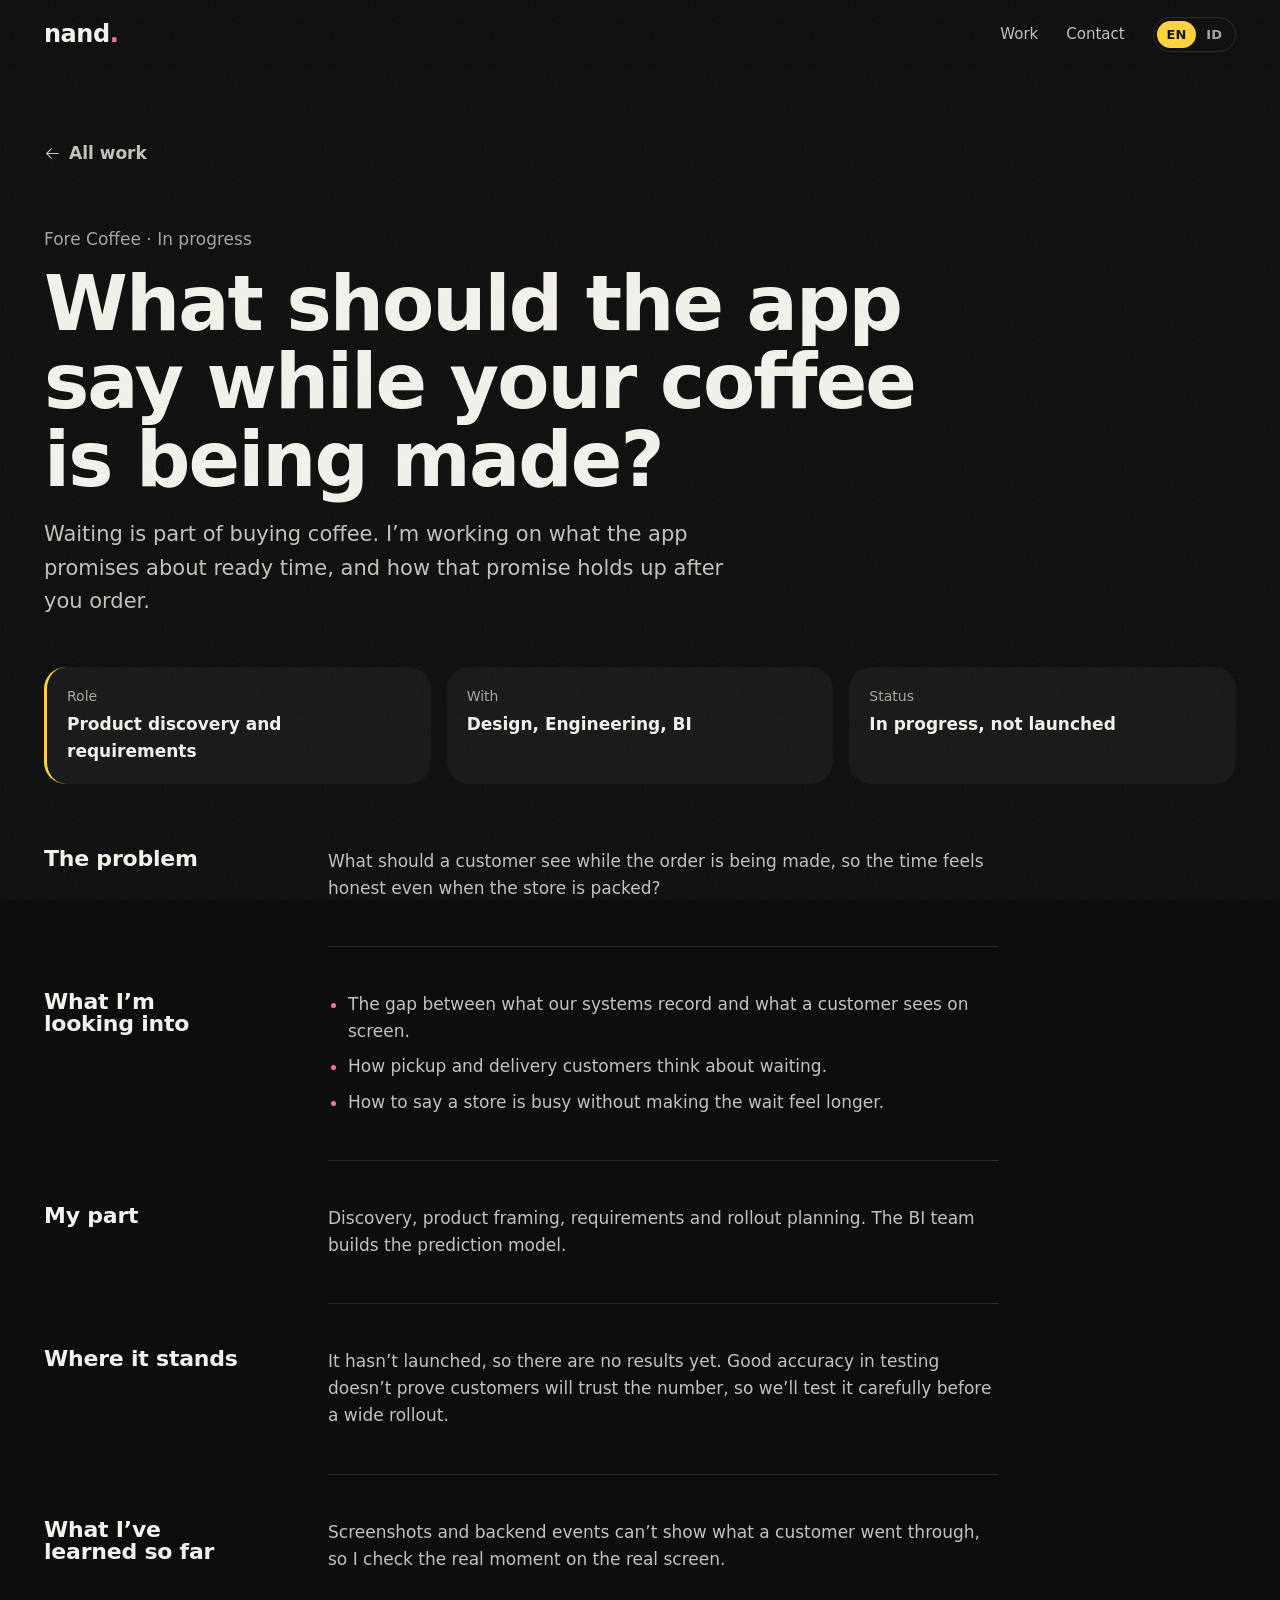
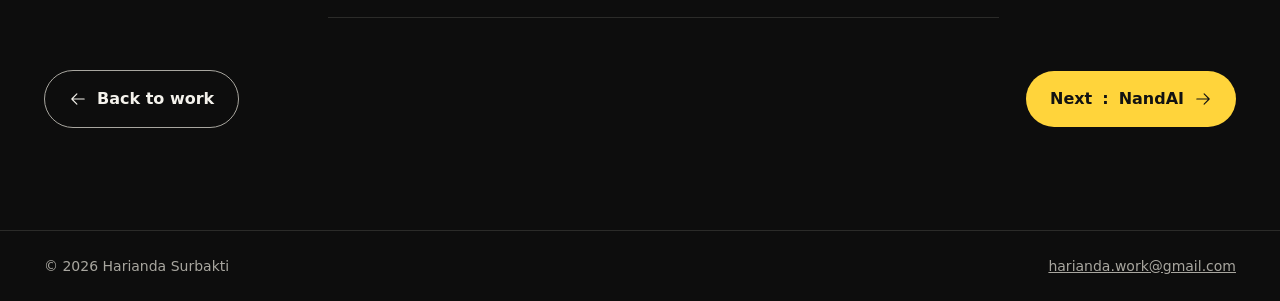
<file: work/eta.html>
<!doctype html>
<html lang="en">
<head>
  <meta charset="utf-8">
  <meta name="viewport" content="width=device-width, initial-scale=1, viewport-fit=cover">
  <title>What should the app say while your coffee is being made? · Nand</title>
  <meta name="description" content="Fore Coffee: customer-facing ready-time experience. Work in progress.">
  <meta name="theme-color" content="#0e0e0e">
  <link rel="icon" href="data:image/svg+xml,%3Csvg xmlns=%22http://www.w3.org/2000/svg%22 viewBox=%220 0 64 64%22%3E%3Crect width=%2264%22 height=%2264%22 rx=%2214%22 fill=%22%230e0e0e%22/%3E%3Ctext x=%2212%22 y=%2246%22 font-family=%22Arial Black,Arial%22 font-weight=%22900%22 font-size=%2240%22 fill=%22%23ffd43b%22%3En%3C/text%3E%3Ccircle cx=%2250%22 cy=%2242%22 r=%225%22 fill=%22%23ff6fae%22/%3E%3C/svg%3E">
  <link rel="preconnect" href="https://api.fontshare.com" crossorigin>
  <link rel="preconnect" href="https://cdn.fontshare.com" crossorigin>
  <link rel="preload" as="style" href="https://api.fontshare.com/v2/css?f[]=cabinet-grotesk@700,800&f[]=satoshi@400,500,700&display=swap" onload="this.onload=null;this.rel='stylesheet'">
  <noscript><link rel="stylesheet" href="https://api.fontshare.com/v2/css?f[]=cabinet-grotesk@700,800&f[]=satoshi@400,500,700&display=swap"></noscript>
  <link rel="stylesheet" href="../assets/styles.css?v=10">
  <script>document.documentElement.classList.add("js")</script>
</head>
<body>
  <a class="skip" href="#main" data-i18n="skip">Skip to content</a>
  <header class="nav is-stuck">
    <div class="wrap">
      <a class="brand" href="../index.html" aria-label="Nand, home">nand<span>.</span></a>
      <div class="nav-right">
        <nav aria-label="Sections"><ul>
          <li><a class="link" href="../index.html#work" data-i18n="nav.mix">Work</a></li>
          <li><a class="link" href="../index.html#contact" data-i18n="nav.contact">Contact</a></li>
        </ul></nav>
        <div class="lang" role="group" aria-label="Language">
          <button type="button" data-lang="en" aria-pressed="true">EN</button>
          <button type="button" data-lang="id" aria-pressed="false">ID</button>
        </div>
      </div>
    </div>
  </header>
  <main id="main" class="case-page">
    <div class="wrap">
      <a class="back" href="../index.html#work"><i class="ph ph-arrow-left" aria-hidden="true"></i> <span data-i18n="back">All work</span></a>
      <div class="case-head">
        <div class="meta"><span data-i18n="k3">Fore Coffee · In progress</span></div>
        <h1><span data-i18n="k1">What should the app say while your coffee is being made?</span></h1>
        <p class="sum"><span data-i18n="k2">Waiting is part of buying coffee. I’m working on what the app promises about ready time, and how that promise holds up after you order.</span></p>
      </div>
      <dl class="case-facts"><div><dt data-i18n="k4">Role</dt><dd data-i18n="k5">Product discovery and requirements</dd></div><div><dt data-i18n="k6">With</dt><dd data-i18n="k7">Design, Engineering, BI</dd></div><div><dt data-i18n="k8">Status</dt><dd data-i18n="k9">In progress, not launched</dd></div></dl>
      <div class="case-body">
        <h2 data-i18n="k10">The problem</h2>
        <div class="text"><div data-i18n="k11"><p>What should a customer see while the order is being made, so the time feels honest even when the store is packed?</p></div></div>
        <h2 data-i18n="k12">What I’m looking into</h2>
        <div class="text"><div data-i18n="k13"><ul><li>The gap between what our systems record and what a customer sees on screen.</li><li>How pickup and delivery customers think about waiting.</li><li>How to say a store is busy without making the wait feel longer.</li></ul></div></div>
        <h2 data-i18n="k14">My part</h2>
        <div class="text"><div data-i18n="k15"><p>Discovery, product framing, requirements and rollout planning. The BI team builds the prediction model.</p></div></div>
        <h2 data-i18n="k16">Where it stands</h2>
        <div class="text"><div data-i18n="k17"><p>It hasn’t launched, so there are no results yet. Good accuracy in testing doesn’t prove customers will trust the number, so we’ll test it carefully before a wide rollout.</p></div></div>
        <h2 data-i18n="k18">What I’ve learned so far</h2>
        <div class="text"><div data-i18n="k19"><p>Screenshots and backend events can’t show what a customer went through, so I check the real moment on the real screen.</p></div></div>
      </div>
      <div class="next-case">
        <a class="btn btn-ghost" href="../index.html#work"><i class="ph ph-arrow-left" aria-hidden="true"></i> <span data-i18n="back2">Back to work</span></a>
        <a class="btn btn-primary" href="nandai.html"><span data-i18n="next">Next</span>: <span data-i18n="k20">NandAI</span> <i class="ph ph-arrow-right" aria-hidden="true"></i></a>
      </div>
    </div>
  </main>
  <footer><div class="wrap"><span>© 2026 Harianda Surbakti</span><a href="mailto:harianda.work@gmail.com">harianda.work@gmail.com</a></div></footer>
  <script type="application/json" id="i18n-id">
{
 "skip": "Langsung ke konten",
 "nav.mix": "Kerjaan",
 "nav.contact": "Kontak",
 "back": "Semua project",
 "back2": "Balik ke project",
 "next": "Berikutnya",
 "doc.title": "Pas kopimu lagi dibikin, app-nya enaknya ngomong apa? · Nand",
 "k1": "Pas kopimu lagi dibikin, app-nya enaknya ngomong apa?",
 "k2": "Nunggu itu bagian dari beli kopi. Aku lagi ngerjain apa yang dijanjiin app soal kapan pesananmu siap, dan gimana janji itu tetap kepegang setelah kamu order.",
 "k3": "Fore Coffee · Lagi digarap",
 "k4": "Peran",
 "k5": "Discovery produk dan requirement",
 "k6": "Bareng",
 "k7": "Desain, Engineering, BI",
 "k8": "Status",
 "k9": "Lagi digarap, belum rilis",
 "k10": "Masalahnya",
 "k11": "<p>Apa yang sebaiknya dilihat customer selama pesanannya dibikin, biar waktunya terasa jujur walaupun store lagi rame?</p>",
 "k12": "Yang lagi aku dalami",
 "k13": "<ul><li>Jarak antara yang dicatat sistem dan yang beneran dilihat customer di layar.</li><li>Cara customer pickup dan delivery mikirin waktu tunggu.</li><li>Cara bilang store lagi rame tanpa bikin nunggunya terasa makin lama.</li></ul>",
 "k14": "Peranku",
 "k15": "<p>Discovery, framing produk, requirement, dan rencana rollout. Model prediksinya dibikin tim BI.</p>",
 "k16": "Posisinya sekarang",
 "k17": "<p>Belum rilis, jadi belum ada hasil yang bisa dilaporin. Akurasi bagus pas testing belum tentu bikin customer percaya sama angkanya, jadi bakal dites pelan-pelan dulu sebelum dirilis luas.</p>",
 "k18": "Yang aku pelajari sejauh ini",
 "k19": "<p>Screenshot atau event di backend nggak bisa nunjukin apa yang dialamin customer, jadi aku cek momen aslinya di layar aslinya.</p>",
 "k20": "NandAI"
}
  </script>
  <script src="../assets/js/i18n.js"></script>
</body>
</html>
</file>
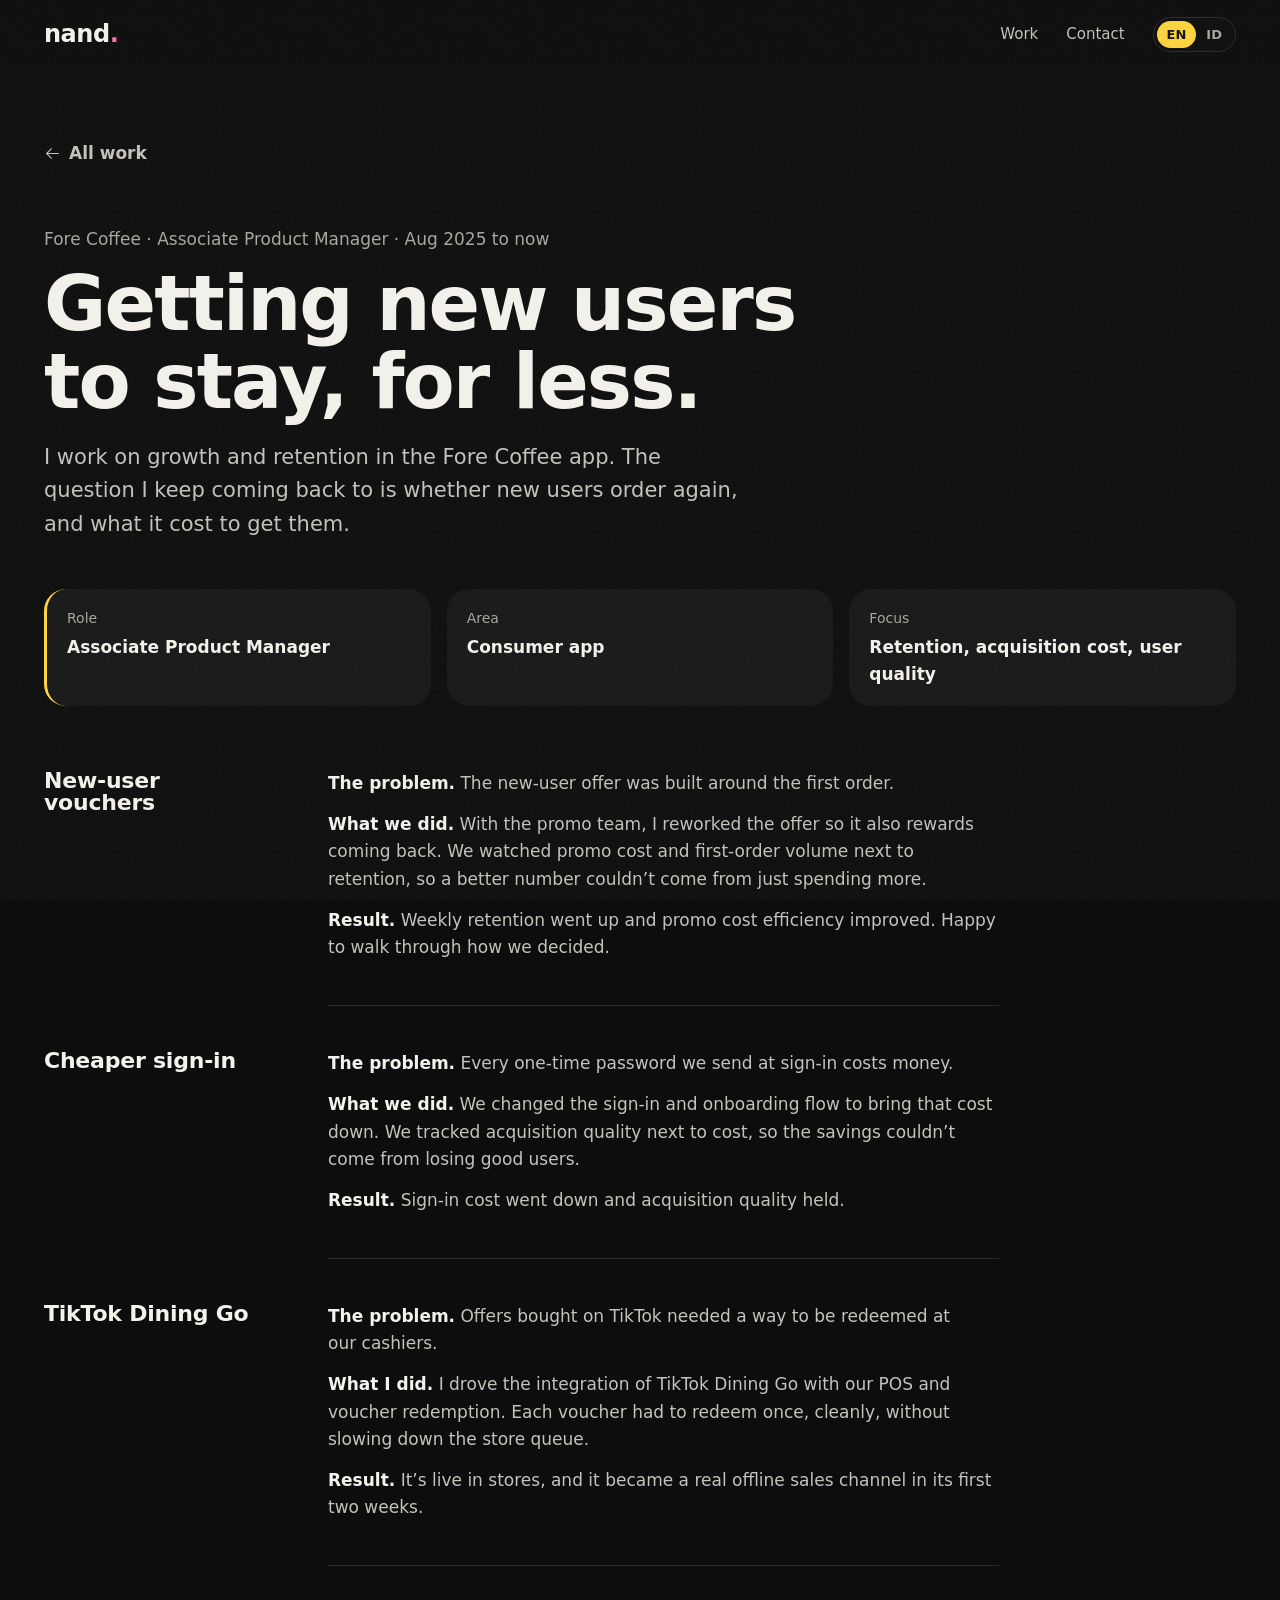
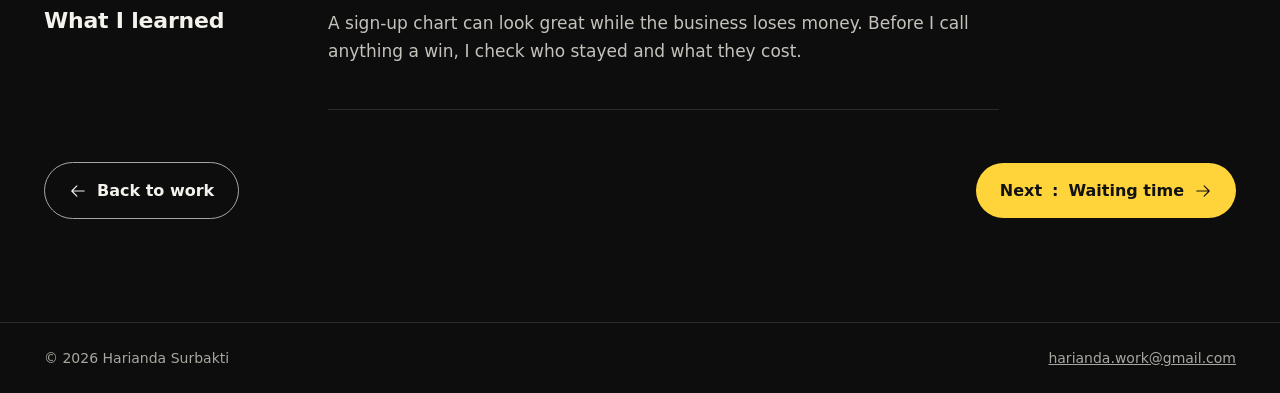
<file: work/fore-growth.html>
<!doctype html>
<html lang="en">
<head>
  <meta charset="utf-8">
  <meta name="viewport" content="width=device-width, initial-scale=1, viewport-fit=cover">
  <title>Getting new users to stay, for less · Nand</title>
  <meta name="description" content="Fore Coffee consumer app: acquisition quality, retention and unit economics.">
  <meta name="theme-color" content="#0e0e0e">
  <link rel="icon" href="data:image/svg+xml,%3Csvg xmlns=%22http://www.w3.org/2000/svg%22 viewBox=%220 0 64 64%22%3E%3Crect width=%2264%22 height=%2264%22 rx=%2214%22 fill=%22%230e0e0e%22/%3E%3Ctext x=%2212%22 y=%2246%22 font-family=%22Arial Black,Arial%22 font-weight=%22900%22 font-size=%2240%22 fill=%22%23ffd43b%22%3En%3C/text%3E%3Ccircle cx=%2250%22 cy=%2242%22 r=%225%22 fill=%22%23ff6fae%22/%3E%3C/svg%3E">
  <link rel="preconnect" href="https://api.fontshare.com" crossorigin>
  <link rel="preconnect" href="https://cdn.fontshare.com" crossorigin>
  <link rel="preload" as="style" href="https://api.fontshare.com/v2/css?f[]=cabinet-grotesk@700,800&f[]=satoshi@400,500,700&display=swap" onload="this.onload=null;this.rel='stylesheet'">
  <noscript><link rel="stylesheet" href="https://api.fontshare.com/v2/css?f[]=cabinet-grotesk@700,800&f[]=satoshi@400,500,700&display=swap"></noscript>
  <link rel="stylesheet" href="../assets/styles.css?v=10">
  <script>document.documentElement.classList.add("js")</script>
</head>
<body>
  <a class="skip" href="#main" data-i18n="skip">Skip to content</a>
  <header class="nav is-stuck">
    <div class="wrap">
      <a class="brand" href="../index.html" aria-label="Nand, home">nand<span>.</span></a>
      <div class="nav-right">
        <nav aria-label="Sections"><ul>
          <li><a class="link" href="../index.html#work" data-i18n="nav.mix">Work</a></li>
          <li><a class="link" href="../index.html#contact" data-i18n="nav.contact">Contact</a></li>
        </ul></nav>
        <div class="lang" role="group" aria-label="Language">
          <button type="button" data-lang="en" aria-pressed="true">EN</button>
          <button type="button" data-lang="id" aria-pressed="false">ID</button>
        </div>
      </div>
    </div>
  </header>
  <main id="main" class="case-page">
    <div class="wrap">
      <a class="back" href="../index.html#work"><i class="ph ph-arrow-left" aria-hidden="true"></i> <span data-i18n="back">All work</span></a>
      <div class="case-head">
        <div class="meta"><span data-i18n="k3">Fore Coffee · Associate Product Manager · Aug 2025 to now</span></div>
        <h1><span data-i18n="k1">Getting new users to stay, for less.</span></h1>
        <p class="sum"><span data-i18n="k2">I work on growth and retention in the Fore Coffee app. The question I keep coming back to is whether new users order again, and what it cost to get them.</span></p>
      </div>
      <dl class="case-facts"><div><dt data-i18n="k4">Role</dt><dd data-i18n="k5">Associate Product Manager</dd></div><div><dt data-i18n="k6">Area</dt><dd data-i18n="k7">Consumer app</dd></div><div><dt data-i18n="k8">Focus</dt><dd data-i18n="k9">Retention, acquisition cost, user quality</dd></div></dl>
      <div class="case-body">
        <h2 data-i18n="k10">New-user vouchers</h2>
        <div class="text"><div data-i18n="k11"><p><strong>The problem.</strong> The new-user offer was built around the first order.</p><p><strong>What we did.</strong> With the promo team, I reworked the offer so it also rewards coming back. We watched promo cost and first-order volume next to retention, so a better number couldn’t come from just spending more.</p><p><strong>Result.</strong> Weekly retention went up and promo cost efficiency improved. Happy to walk through how we decided.</p></div></div>
        <h2 data-i18n="k12">Cheaper sign-in</h2>
        <div class="text"><div data-i18n="k13"><p><strong>The problem.</strong> Every one-time password we send at sign-in costs money.</p><p><strong>What we did.</strong> We changed the sign-in and onboarding flow to bring that cost down. We tracked acquisition quality next to cost, so the savings couldn’t come from losing good users.</p><p><strong>Result.</strong> Sign-in cost went down and acquisition quality held.</p></div></div>
        <h2 data-i18n="k14">TikTok Dining Go</h2>
        <div class="text"><div data-i18n="k15"><p><strong>The problem.</strong> Offers bought on TikTok needed a way to be redeemed at our cashiers.</p><p><strong>What I did.</strong> I drove the integration of TikTok Dining Go with our POS and voucher redemption. Each voucher had to redeem once, cleanly, without slowing down the store queue.</p><p><strong>Result.</strong> It’s live in stores, and it became a real offline sales channel in its first two weeks.</p></div></div>
        <h2 data-i18n="k16">What I learned</h2>
        <div class="text"><div data-i18n="k17"><p>A sign-up chart can look great while the business loses money. Before I call anything a win, I check who stayed and what they cost.</p></div></div>
      </div>
      <div class="next-case">
        <a class="btn btn-ghost" href="../index.html#work"><i class="ph ph-arrow-left" aria-hidden="true"></i> <span data-i18n="back2">Back to work</span></a>
        <a class="btn btn-primary" href="eta.html"><span data-i18n="next">Next</span>: <span data-i18n="k18">Waiting time</span> <i class="ph ph-arrow-right" aria-hidden="true"></i></a>
      </div>
    </div>
  </main>
  <footer><div class="wrap"><span>© 2026 Harianda Surbakti</span><a href="mailto:harianda.work@gmail.com">harianda.work@gmail.com</a></div></footer>
  <script type="application/json" id="i18n-id">
{
 "skip": "Langsung ke konten",
 "nav.mix": "Kerjaan",
 "nav.contact": "Kontak",
 "back": "Semua project",
 "back2": "Balik ke project",
 "next": "Berikutnya",
 "doc.title": "Bikin user baru betah, dengan biaya lebih hemat · Nand",
 "k1": "Bikin user baru betah, dengan biaya lebih hemat.",
 "k2": "Aku pegang growth dan retention di app Fore Coffee. Pertanyaan yang selalu aku balikin adalah user baru order lagi atau nggak, dan berapa biaya buat dapetin mereka.",
 "k3": "Fore Coffee · Associate Product Manager · Agu 2025 sampai sekarang",
 "k4": "Peran",
 "k5": "Associate Product Manager",
 "k6": "Area",
 "k7": "App konsumen",
 "k8": "Fokus",
 "k9": "Retention, biaya akuisisi, kualitas user",
 "k10": "Voucher user baru",
 "k11": "<p><strong>Masalahnya.</strong> Penawaran user baru fokusnya di order pertama.</p><p><strong>Yang kami lakuin.</strong> Bareng tim promo, aku rombak penawarannya supaya juga ngasih alasan buat balik lagi. Biaya promo dan volume order pertama kami pantau bareng retensi, biar angka yang bagus nggak datang dari sekadar bakar duit.</p><p><strong>Hasilnya.</strong> Retensi mingguan naik dan biaya promo jadi lebih efisien. Gimana kami mutusinnya, bisa aku ceritain langsung.</p>",
 "k12": "Login lebih hemat",
 "k13": "<p><strong>Masalahnya.</strong> Tiap OTP yang dikirim pas login itu ada biayanya.</p><p><strong>Yang kami lakuin.</strong> Kami ubah alur login dan onboarding buat nekan biaya itu. Kualitas akuisisi kami pantau bareng biayanya, biar hematnya nggak datang dari kehilangan user yang bagus.</p><p><strong>Hasilnya.</strong> Biaya login turun, dan kualitas akuisisi tetap kejaga.</p>",
 "k14": "TikTok Dining Go",
 "k15": "<p><strong>Masalahnya.</strong> Penawaran yang dibeli di TikTok butuh cara buat dituker di kasir kami.</p><p><strong>Yang aku lakuin.</strong> Aku ngawal integrasi TikTok Dining Go dengan POS dan sistem penukaran voucher kami. Tiap voucher harus kepakai sekali, lancar, dan nggak bikin antrean store jadi lama.</p><p><strong>Hasilnya.</strong> Udah live di store, dan dalam dua minggu pertama langsung jadi channel penjualan offline yang beneran jalan.</p>",
 "k16": "Yang aku pelajari",
 "k17": "<p>Grafik sign-up bisa kelihatan bagus padahal bisnisnya boncos. Sebelum bilang sesuatu berhasil, aku cek dulu siapa yang bertahan dan berapa biayanya.</p>",
 "k18": "Waktu tunggu"
}
  </script>
  <script src="../assets/js/i18n.js"></script>
</body>
</html>
</file>
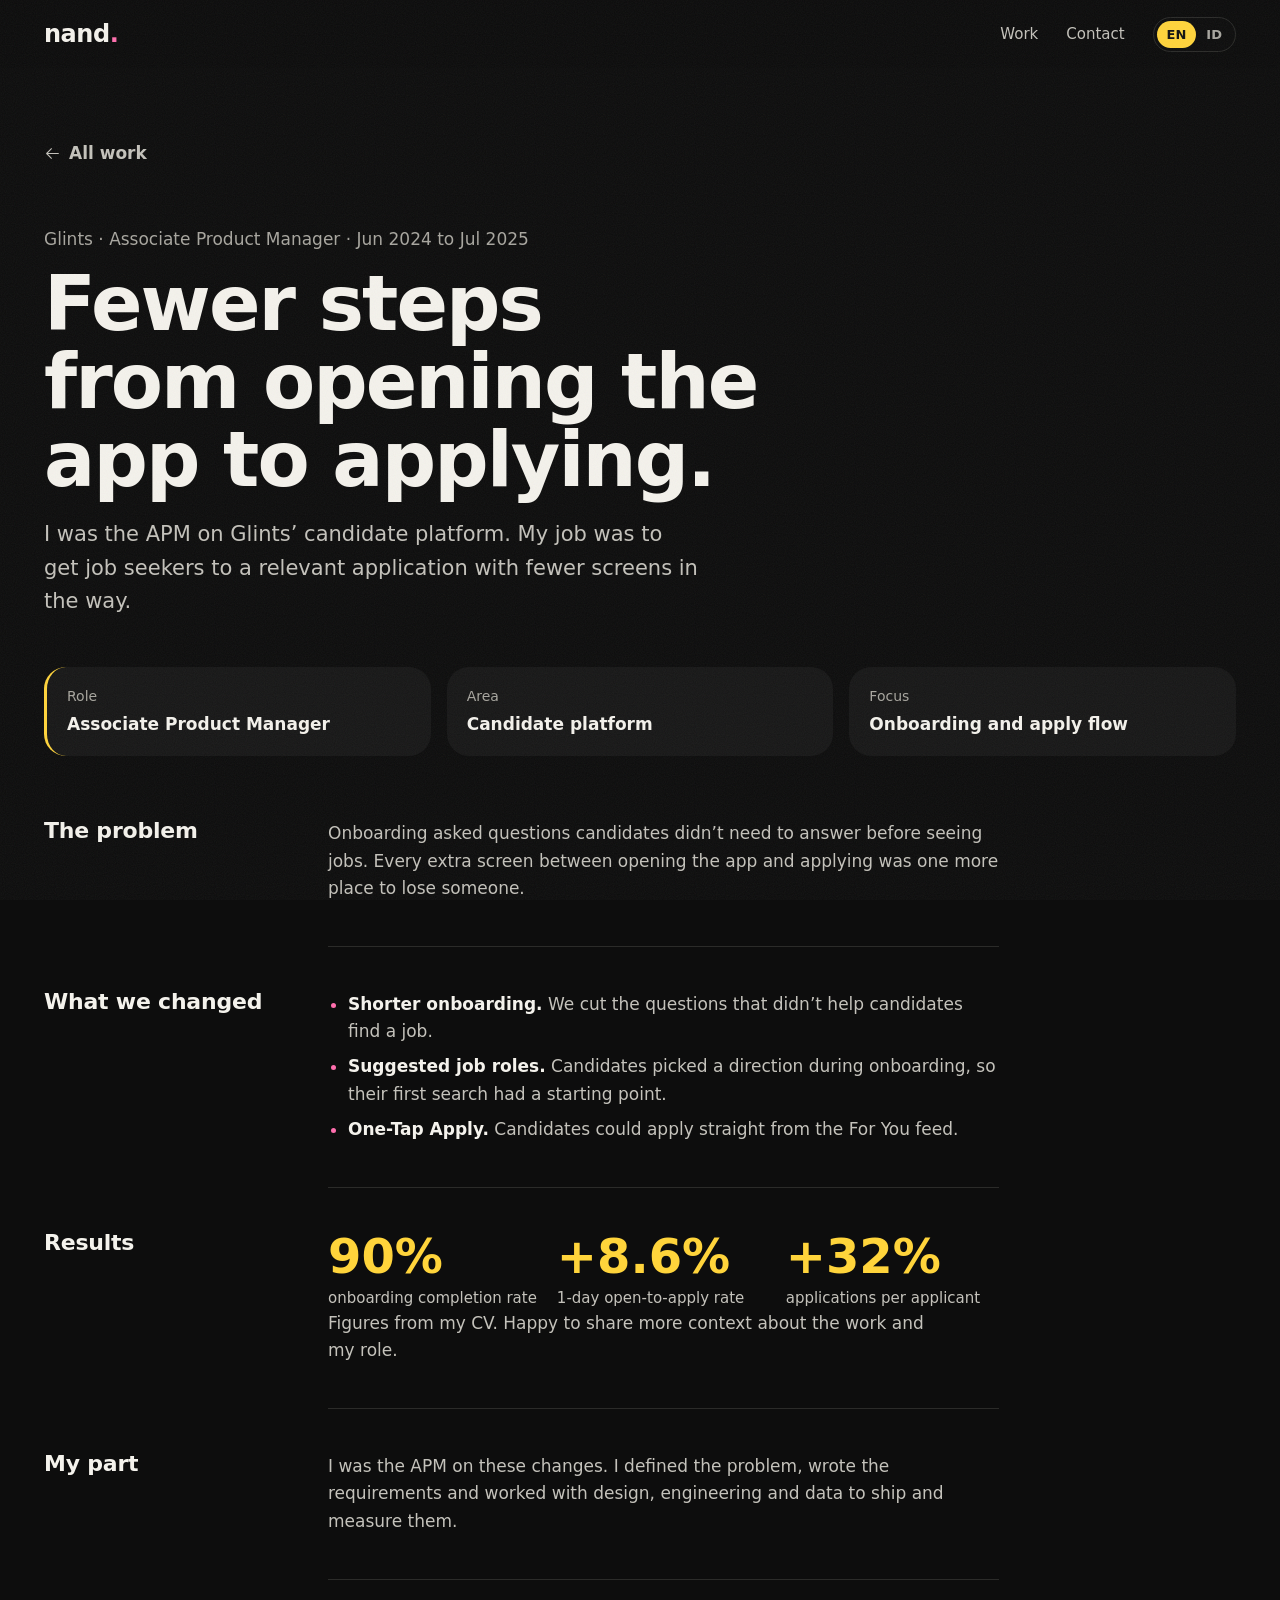
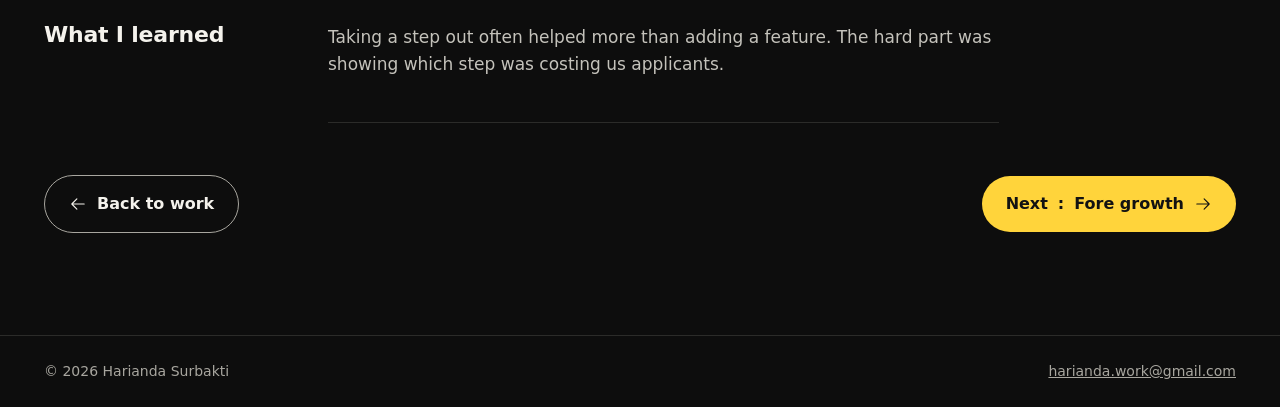
<file: work/glints.html>
<!doctype html>
<html lang="en">
<head>
  <meta charset="utf-8">
  <meta name="viewport" content="width=device-width, initial-scale=1, viewport-fit=cover">
  <title>Fewer steps from opening the app to applying · Nand</title>
  <meta name="description" content="Glints candidate platform: onboarding and apply-flow improvements.">
  <meta name="theme-color" content="#0e0e0e">
  <link rel="icon" href="data:image/svg+xml,%3Csvg xmlns=%22http://www.w3.org/2000/svg%22 viewBox=%220 0 64 64%22%3E%3Crect width=%2264%22 height=%2264%22 rx=%2214%22 fill=%22%230e0e0e%22/%3E%3Ctext x=%2212%22 y=%2246%22 font-family=%22Arial Black,Arial%22 font-weight=%22900%22 font-size=%2240%22 fill=%22%23ffd43b%22%3En%3C/text%3E%3Ccircle cx=%2250%22 cy=%2242%22 r=%225%22 fill=%22%23ff6fae%22/%3E%3C/svg%3E">
  <link rel="preconnect" href="https://api.fontshare.com" crossorigin>
  <link rel="preconnect" href="https://cdn.fontshare.com" crossorigin>
  <link rel="preload" as="style" href="https://api.fontshare.com/v2/css?f[]=cabinet-grotesk@700,800&f[]=satoshi@400,500,700&display=swap" onload="this.onload=null;this.rel='stylesheet'">
  <noscript><link rel="stylesheet" href="https://api.fontshare.com/v2/css?f[]=cabinet-grotesk@700,800&f[]=satoshi@400,500,700&display=swap"></noscript>
  <link rel="stylesheet" href="../assets/styles.css?v=10">
  <script>document.documentElement.classList.add("js")</script>
</head>
<body>
  <a class="skip" href="#main" data-i18n="skip">Skip to content</a>
  <header class="nav is-stuck">
    <div class="wrap">
      <a class="brand" href="../index.html" aria-label="Nand, home">nand<span>.</span></a>
      <div class="nav-right">
        <nav aria-label="Sections"><ul>
          <li><a class="link" href="../index.html#work" data-i18n="nav.mix">Work</a></li>
          <li><a class="link" href="../index.html#contact" data-i18n="nav.contact">Contact</a></li>
        </ul></nav>
        <div class="lang" role="group" aria-label="Language">
          <button type="button" data-lang="en" aria-pressed="true">EN</button>
          <button type="button" data-lang="id" aria-pressed="false">ID</button>
        </div>
      </div>
    </div>
  </header>
  <main id="main" class="case-page">
    <div class="wrap">
      <a class="back" href="../index.html#work"><i class="ph ph-arrow-left" aria-hidden="true"></i> <span data-i18n="back">All work</span></a>
      <div class="case-head">
        <div class="meta"><span data-i18n="k3">Glints · Associate Product Manager · Jun 2024 to Jul 2025</span></div>
        <h1><span data-i18n="k1">Fewer steps from opening the app to applying.</span></h1>
        <p class="sum"><span data-i18n="k2">I was the APM on Glints’ candidate platform. My job was to get job seekers to a relevant application with fewer screens in the way.</span></p>
      </div>
      <dl class="case-facts"><div><dt data-i18n="k4">Role</dt><dd data-i18n="k5">Associate Product Manager</dd></div><div><dt data-i18n="k6">Area</dt><dd data-i18n="k7">Candidate platform</dd></div><div><dt data-i18n="k8">Focus</dt><dd data-i18n="k9">Onboarding and apply flow</dd></div></dl>
      <div class="case-body">
        <h2 data-i18n="k10">The problem</h2>
        <div class="text"><div data-i18n="k11"><p>Onboarding asked questions candidates didn’t need to answer before seeing jobs. Every extra screen between opening the app and applying was one more place to lose someone.</p></div></div>
        <h2 data-i18n="k12">What we changed</h2>
        <div class="text"><div data-i18n="k13"><ul><li><strong>Shorter onboarding.</strong> We cut the questions that didn’t help candidates find a job.</li><li><strong>Suggested job roles.</strong> Candidates picked a direction during onboarding, so their first search had a starting point.</li><li><strong>One-Tap Apply.</strong> Candidates could apply straight from the For You feed.</li></ul></div></div>
        <h2 data-i18n="k14">Results</h2>
        <div class="text"><div data-i18n="k15"><div class="case-stats"><div><b>90%</b><span>onboarding completion rate</span></div><div><b>+8.6%</b><span>1-day open-to-apply rate</span></div><div><b>+32%</b><span>applications per applicant</span></div></div><p>Figures from my CV. Happy to share more context about the work and my role.</p></div></div>
        <h2 data-i18n="k16">My part</h2>
        <div class="text"><div data-i18n="k17"><p>I was the APM on these changes. I defined the problem, wrote the requirements and worked with design, engineering and data to ship and measure them.</p></div></div>
        <h2 data-i18n="k18">What I learned</h2>
        <div class="text"><div data-i18n="k19"><p>Taking a step out often helped more than adding a feature. The hard part was showing which step was costing us applicants.</p></div></div>
      </div>
      <div class="next-case">
        <a class="btn btn-ghost" href="../index.html#work"><i class="ph ph-arrow-left" aria-hidden="true"></i> <span data-i18n="back2">Back to work</span></a>
        <a class="btn btn-primary" href="fore-growth.html"><span data-i18n="next">Next</span>: <span data-i18n="k20">Fore growth</span> <i class="ph ph-arrow-right" aria-hidden="true"></i></a>
      </div>
    </div>
  </main>
  <footer><div class="wrap"><span>© 2026 Harianda Surbakti</span><a href="mailto:harianda.work@gmail.com">harianda.work@gmail.com</a></div></footer>
  <script type="application/json" id="i18n-id">
{
 "skip": "Langsung ke konten",
 "nav.mix": "Kerjaan",
 "nav.contact": "Kontak",
 "back": "Semua project",
 "back2": "Balik ke project",
 "next": "Berikutnya",
 "doc.title": "Lebih sedikit langkah dari buka app sampai ngelamar · Nand",
 "k1": "Lebih sedikit langkah dari buka app sampai ngelamar.",
 "k2": "Di Glints aku APM untuk platform kandidat. Tugasku bikin pencari kerja sampai ke lamaran yang relevan, dengan layar yang ngehalangin sesedikit mungkin.",
 "k3": "Glints · Associate Product Manager · Jun 2024 sampai Jul 2025",
 "k4": "Peran",
 "k5": "Associate Product Manager",
 "k6": "Area",
 "k7": "Platform kandidat",
 "k8": "Fokus",
 "k9": "Onboarding dan alur ngelamar",
 "k10": "Masalahnya",
 "k11": "<p>Onboarding-nya nanyain hal yang belum perlu dijawab kandidat sebelum lihat lowongan. Tiap layar tambahan antara buka app dan ngelamar itu satu kesempatan lagi orang cabut.</p>",
 "k12": "Yang kami ubah",
 "k13": "<ul><li><strong>Onboarding lebih pendek.</strong> Pertanyaan yang nggak bantu kandidat dapet kerja kami buang.</li><li><strong>Saran posisi kerja.</strong> Kandidat milih arah pas onboarding, jadi pencarian pertamanya udah ada pegangan.</li><li><strong>One-Tap Apply.</strong> Kandidat bisa langsung ngelamar dari feed For You.</li></ul>",
 "k14": "Hasil",
 "k15": "<div class=\"case-stats\"><div><b>90%</b><span>onboarding selesai</span></div><div><b>+8.6%</b><span>open-to-apply dalam 1 hari</span></div><div><b>+32%</b><span>lamaran per pelamar</span></div></div><p>Angkanya dari CV-ku. Kalau mau tahu konteks kerjaan dan peranku, aku seneng cerita.</p>",
 "k16": "Peranku",
 "k17": "<p>Aku APM untuk perubahan-perubahan ini. Aku nentuin masalahnya, nulis requirement, dan kerja bareng tim desain, engineering, dan data buat rilis dan ngukur hasilnya.</p>",
 "k18": "Yang aku pelajari",
 "k19": "<p>Buang satu langkah sering lebih ngaruh daripada nambah fitur. Susahnya ada di ngebuktiin langkah mana yang bikin kami kehilangan pelamar.</p>",
 "k20": "Growth di Fore"
}
  </script>
  <script src="../assets/js/i18n.js"></script>
</body>
</html>
</file>
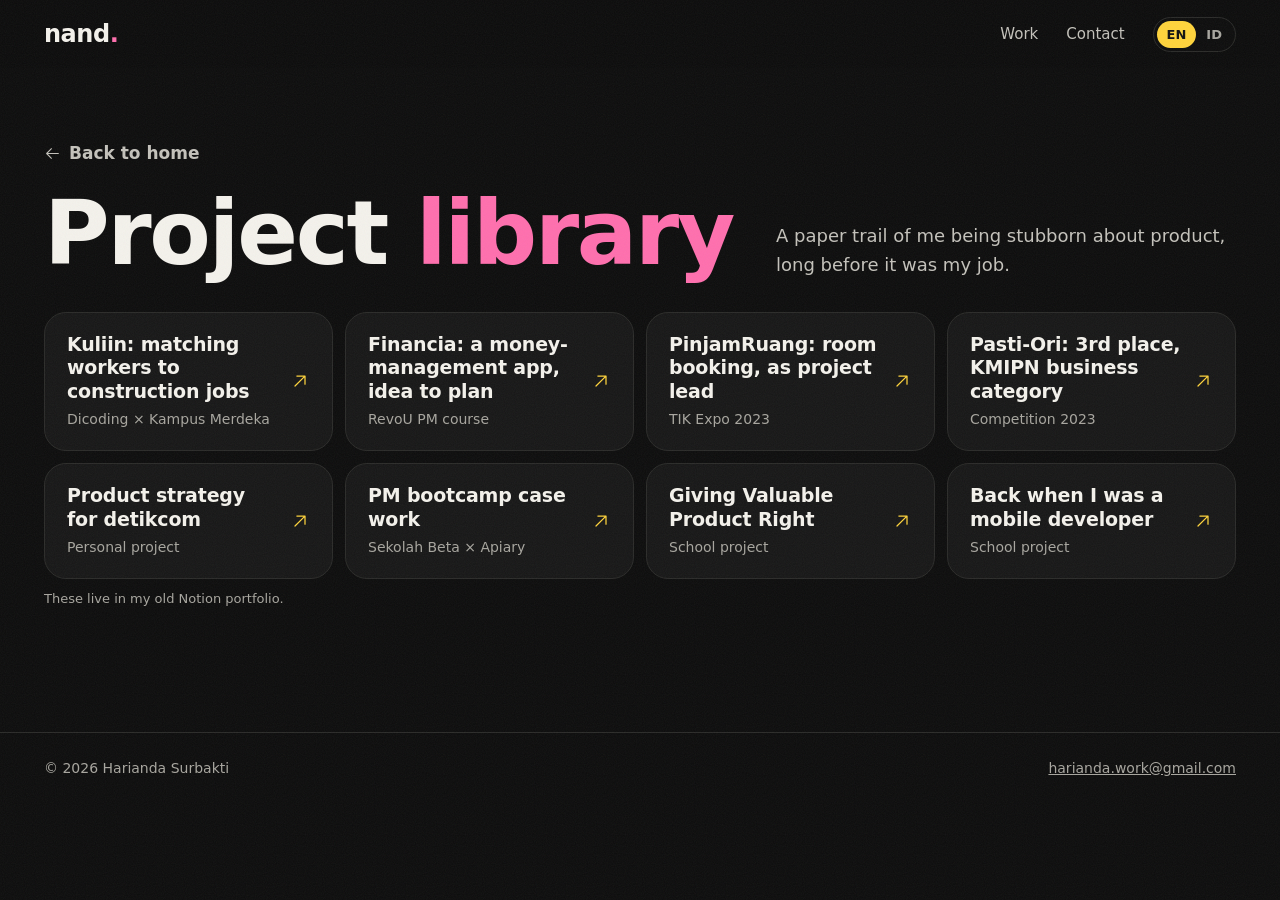
<file: work/library.html>
<!doctype html>
<html lang="en">
<head>
  <meta charset="utf-8">
  <meta name="viewport" content="width=device-width, initial-scale=1, viewport-fit=cover">
  <title>Project library · Nand</title>
  <meta name="description" content="Nand’s early product projects: campus, course and competition work, before his first PM job.">
  <meta name="theme-color" content="#0e0e0e">
  <link rel="icon" href="data:image/svg+xml,%3Csvg xmlns=%22http://www.w3.org/2000/svg%22 viewBox=%220 0 64 64%22%3E%3Crect width=%2264%22 height=%2264%22 rx=%2214%22 fill=%22%230e0e0e%22/%3E%3Ctext x=%2212%22 y=%2246%22 font-family=%22Arial Black,Arial%22 font-weight=%22900%22 font-size=%2240%22 fill=%22%23ffd43b%22%3En%3C/text%3E%3Ccircle cx=%2250%22 cy=%2242%22 r=%225%22 fill=%22%23ff6fae%22/%3E%3C/svg%3E">
  <link rel="preconnect" href="https://api.fontshare.com" crossorigin>
  <link rel="preconnect" href="https://cdn.fontshare.com" crossorigin>
  <link rel="preload" as="style" href="https://api.fontshare.com/v2/css?f[]=cabinet-grotesk@700,800&f[]=satoshi@400,500,700&display=swap" onload="this.onload=null;this.rel='stylesheet'">
  <noscript><link rel="stylesheet" href="https://api.fontshare.com/v2/css?f[]=cabinet-grotesk@700,800&f[]=satoshi@400,500,700&display=swap"></noscript>
  <link rel="stylesheet" href="../assets/styles.css?v=10">
  <script>document.documentElement.classList.add("js")</script>
</head>
<body>
  <a class="skip" href="#main" data-i18n="skip">Skip to content</a>
  <header class="nav is-stuck">
    <div class="wrap">
      <a class="brand" href="../index.html" aria-label="Nand, home">nand<span>.</span></a>
      <div class="nav-right">
        <nav aria-label="Sections"><ul>
          <li><a class="link" href="../index.html#work" data-i18n="nav.mix">Work</a></li>
          <li><a class="link" href="../index.html#contact" data-i18n="nav.contact">Contact</a></li>
        </ul></nav>
        <div class="lang" role="group" aria-label="Language">
          <button type="button" data-lang="en" aria-pressed="true">EN</button>
          <button type="button" data-lang="id" aria-pressed="false">ID</button>
        </div>
      </div>
    </div>
  </header>
    <main id="main" class="case-page lib">
    <div class="wrap">
      <a class="back" href="../index.html#work"><i class="ph ph-arrow-left" aria-hidden="true"></i> <span data-i18n="back">Back to home</span></a>
      <div class="lib-head">
        <h1 data-i18n="h">Project <span class="hl-p">library</span></h1>
        <p class="lib-sub" data-i18n="sub">A paper trail of me being stubborn about product, long before it was my job.</p>
      </div>
      <ul class="lib-grid">
          <li><a href="https://eminent-finch-f94.notion.site/A-User-Centric-Problem-Solving-60960be18e494f6ca1bb4bcb0c6fba04" target="_blank" rel="noopener"><b data-i18n="e1.t">Kuliin: matching workers to construction jobs</b><small data-i18n="e1.w">Dicoding × Kampus Merdeka</small><i class="ph ph-arrow-up-right" aria-hidden="true"></i></a></li>
          <li><a href="https://eminent-finch-f94.notion.site/From-Ideation-to-Execution-2464b73fc23a4cc7bbd9564744193333" target="_blank" rel="noopener"><b data-i18n="e2.t">Financia: a money-management app, idea to plan</b><small data-i18n="e2.w">RevoU PM course</small><i class="ph ph-arrow-up-right" aria-hidden="true"></i></a></li>
          <li><a href="https://eminent-finch-f94.notion.site/Being-Technologist-PM-26d72ba3faa5447d8cdb795cbf6f4907" target="_blank" rel="noopener"><b data-i18n="e3.t">PinjamRuang: room booking, as project lead</b><small data-i18n="e3.w">TIK Expo 2023</small><i class="ph ph-arrow-up-right" aria-hidden="true"></i></a></li>
          <li><a href="https://eminent-finch-f94.notion.site/3rd-Winner-Business-Competition-53f8106b423846209bd845a435ba0f1b" target="_blank" rel="noopener"><b data-i18n="e4.t">Pasti-Ori: 3rd place, KMIPN business category</b><small data-i18n="e4.w">Competition 2023</small><i class="ph ph-arrow-up-right" aria-hidden="true"></i></a></li>
          <li><a href="https://eminent-finch-f94.notion.site/Utilize-the-ecosystem-cf8da84efb58414caeb7f00ecbfc6056" target="_blank" rel="noopener"><b data-i18n="e5.t">Product strategy for detikcom</b><small data-i18n="e5.w">Personal project</small><i class="ph ph-arrow-up-right" aria-hidden="true"></i></a></li>
          <li><a href="https://eminent-finch-f94.notion.site/Enlarge-My-Knowledge-w-Bootcamp-8aac27b0f7f044edb1ee59e00cc443ea" target="_blank" rel="noopener"><b data-i18n="e6.t">PM bootcamp case work</b><small data-i18n="e6.w">Sekolah Beta × Apiary</small><i class="ph ph-arrow-up-right" aria-hidden="true"></i></a></li>
          <li><a href="https://eminent-finch-f94.notion.site/Giving-Valuable-Product-Right-79b81e57c6f04a9fac14a9ad32b8a423" target="_blank" rel="noopener"><b data-i18n="e7.t">Giving Valuable Product Right</b><small data-i18n="e7.w">School project</small><i class="ph ph-arrow-up-right" aria-hidden="true"></i></a></li>
          <li><a href="https://eminent-finch-f94.notion.site/Long-time-ago-as-MobileDev-7cc5a4ce5cd64d768e03023a3cf802f4" target="_blank" rel="noopener"><b data-i18n="e8.t">Back when I was a mobile developer</b><small data-i18n="e8.w">School project</small><i class="ph ph-arrow-up-right" aria-hidden="true"></i></a></li>
        
      </ul>
      <p class="mw-note" data-i18n="early.note">These live in my old Notion portfolio.</p>
    </div>
  </main>
  <footer><div class="wrap"><span>© 2026 Harianda Surbakti</span><a href="mailto:harianda.work@gmail.com">harianda.work@gmail.com</a></div></footer>
  <script type="application/json" id="i18n-id">
{
 "skip": "Langsung ke konten",
 "nav.mix": "Kerjaan",
 "nav.contact": "Kontak",
 "back": "Balik ke beranda",
 "doc.title": "Perpustakaan project · Nand",
 "h": "Perpustakaan <span class=\"hl-p\">project</span>",
 "sub": "Jejak keras kepalaku soal product, jauh sebelum itu jadi kerjaanku.",
 "early.note": "Semua ada di portfolio Notion lamaku.",
 "e1.t": "Kuliin: nyambungin pekerja ke kebutuhan konstruksi",
 "e1.w": "Dicoding × Kampus Merdeka",
 "e2.t": "Financia: app atur keuangan, dari ide sampai rencana",
 "e2.w": "Kursus PM RevoU",
 "e3.t": "PinjamRuang: booking ruangan, aku project lead-nya",
 "e3.w": "TIK Expo 2023",
 "e4.t": "Pasti-Ori: juara 3 KMIPN kategori bisnis",
 "e4.w": "Lomba 2023",
 "e5.t": "Strategi produk untuk detikcom",
 "e5.w": "Project pribadi",
 "e6.t": "Studi kasus bootcamp PM",
 "e6.w": "Sekolah Beta × Apiary",
 "e7.t": "Giving Valuable Product Right",
 "e7.w": "Project kampus",
 "e8.t": "Waktu aku masih jadi mobile developer",
 "e8.w": "Project kampus"
}
  </script>
  <script src="../assets/js/i18n.js"></script>
</body>
</html>
</file>
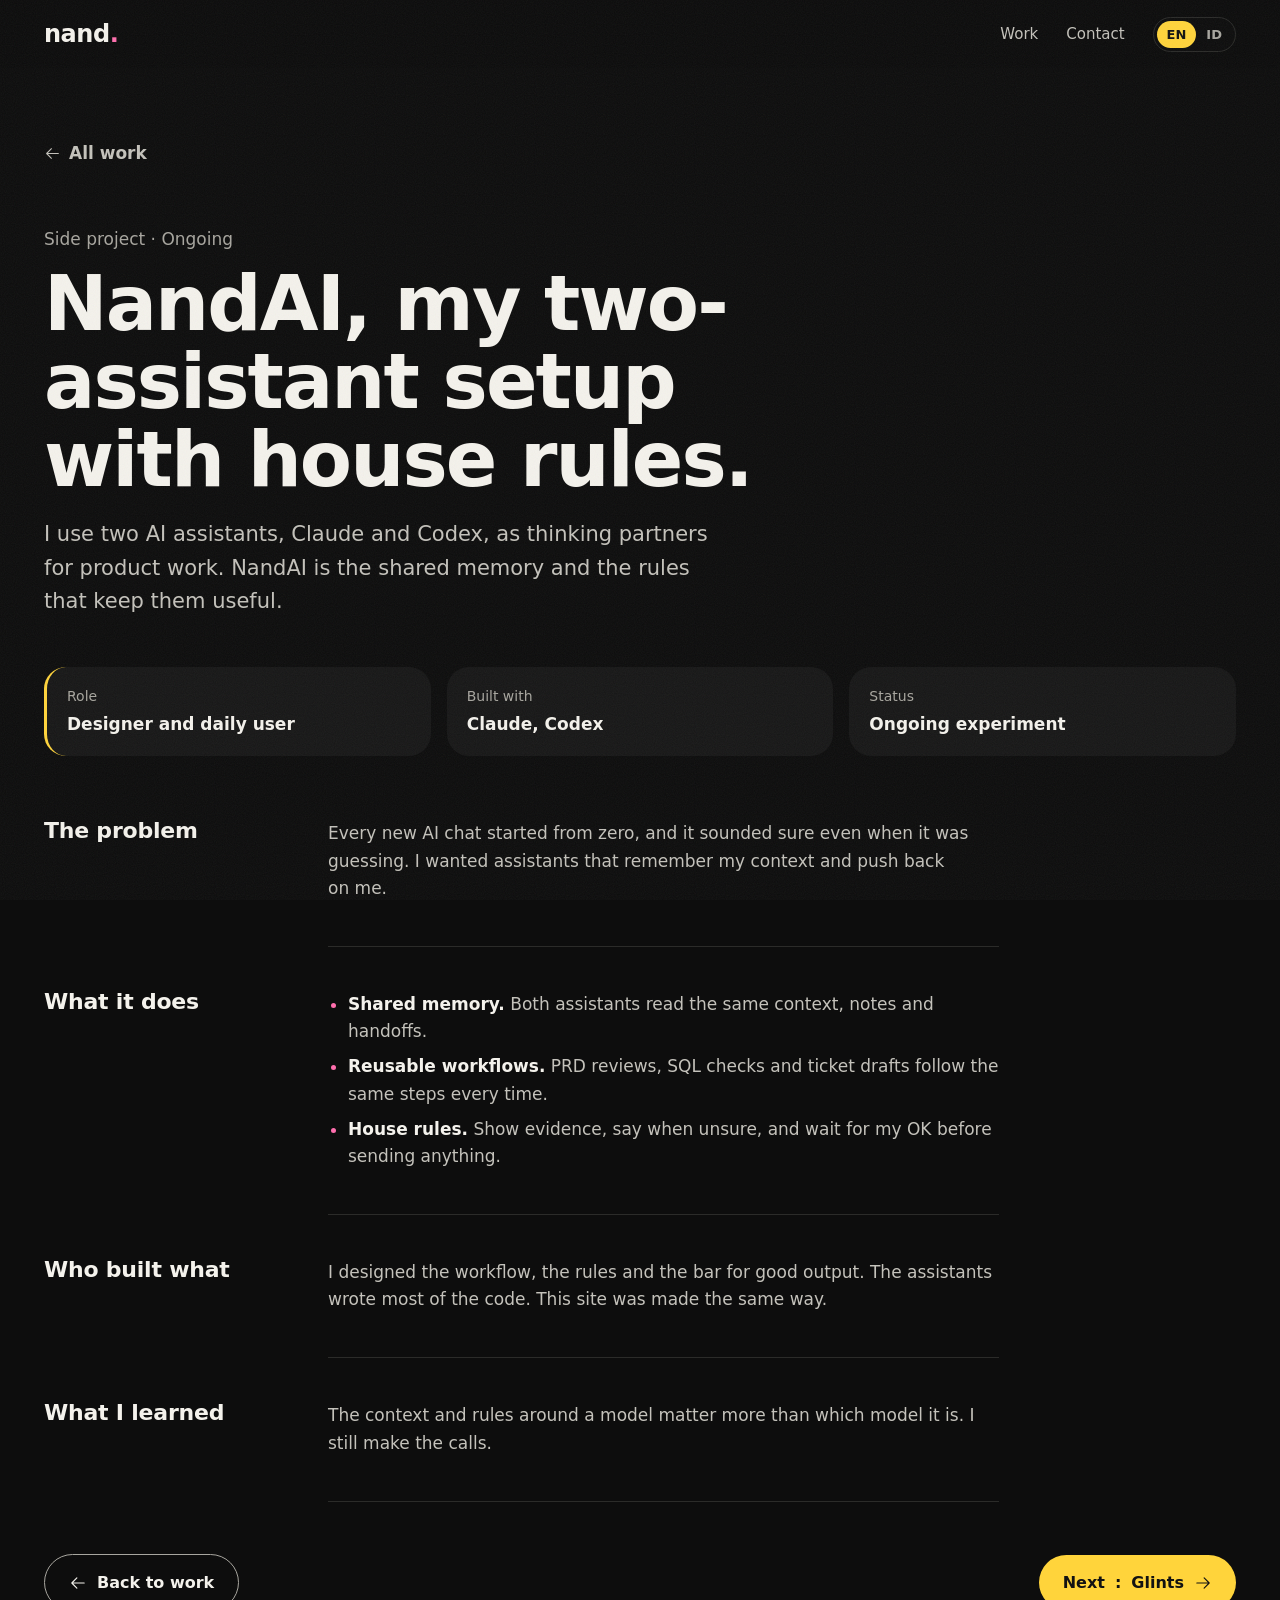
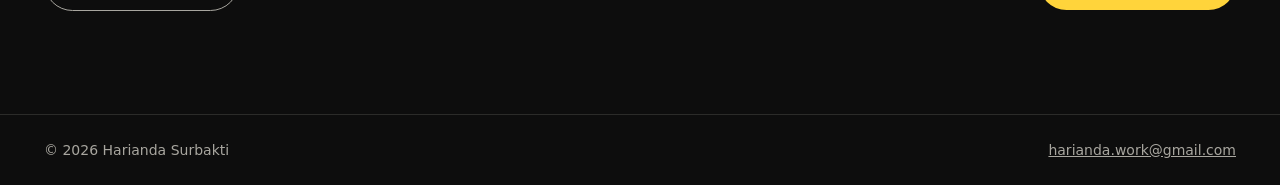
<file: work/nandai.html>
<!doctype html>
<html lang="en">
<head>
  <meta charset="utf-8">
  <meta name="viewport" content="width=device-width, initial-scale=1, viewport-fit=cover">
  <title>NandAI, my two-assistant setup with house rules · Nand</title>
  <meta name="description" content="A personal AI-assisted workflow for product management.">
  <meta name="theme-color" content="#0e0e0e">
  <link rel="icon" href="data:image/svg+xml,%3Csvg xmlns=%22http://www.w3.org/2000/svg%22 viewBox=%220 0 64 64%22%3E%3Crect width=%2264%22 height=%2264%22 rx=%2214%22 fill=%22%230e0e0e%22/%3E%3Ctext x=%2212%22 y=%2246%22 font-family=%22Arial Black,Arial%22 font-weight=%22900%22 font-size=%2240%22 fill=%22%23ffd43b%22%3En%3C/text%3E%3Ccircle cx=%2250%22 cy=%2242%22 r=%225%22 fill=%22%23ff6fae%22/%3E%3C/svg%3E">
  <link rel="preconnect" href="https://api.fontshare.com" crossorigin>
  <link rel="preconnect" href="https://cdn.fontshare.com" crossorigin>
  <link rel="preload" as="style" href="https://api.fontshare.com/v2/css?f[]=cabinet-grotesk@700,800&f[]=satoshi@400,500,700&display=swap" onload="this.onload=null;this.rel='stylesheet'">
  <noscript><link rel="stylesheet" href="https://api.fontshare.com/v2/css?f[]=cabinet-grotesk@700,800&f[]=satoshi@400,500,700&display=swap"></noscript>
  <link rel="stylesheet" href="../assets/styles.css?v=10">
  <script>document.documentElement.classList.add("js")</script>
</head>
<body>
  <a class="skip" href="#main" data-i18n="skip">Skip to content</a>
  <header class="nav is-stuck">
    <div class="wrap">
      <a class="brand" href="../index.html" aria-label="Nand, home">nand<span>.</span></a>
      <div class="nav-right">
        <nav aria-label="Sections"><ul>
          <li><a class="link" href="../index.html#work" data-i18n="nav.mix">Work</a></li>
          <li><a class="link" href="../index.html#contact" data-i18n="nav.contact">Contact</a></li>
        </ul></nav>
        <div class="lang" role="group" aria-label="Language">
          <button type="button" data-lang="en" aria-pressed="true">EN</button>
          <button type="button" data-lang="id" aria-pressed="false">ID</button>
        </div>
      </div>
    </div>
  </header>
  <main id="main" class="case-page">
    <div class="wrap">
      <a class="back" href="../index.html#work"><i class="ph ph-arrow-left" aria-hidden="true"></i> <span data-i18n="back">All work</span></a>
      <div class="case-head">
        <div class="meta"><span data-i18n="k3">Side project · Ongoing</span></div>
        <h1><span data-i18n="k1">NandAI, my two-assistant setup with house rules.</span></h1>
        <p class="sum"><span data-i18n="k2">I use two AI assistants, Claude and Codex, as thinking partners for product work. NandAI is the shared memory and the rules that keep them useful.</span></p>
      </div>
      <dl class="case-facts"><div><dt data-i18n="k4">Role</dt><dd data-i18n="k5">Designer and daily user</dd></div><div><dt data-i18n="k6">Built with</dt><dd data-i18n="k7">Claude, Codex</dd></div><div><dt data-i18n="k8">Status</dt><dd data-i18n="k9">Ongoing experiment</dd></div></dl>
      <div class="case-body">
        <h2 data-i18n="k10">The problem</h2>
        <div class="text"><div data-i18n="k11"><p>Every new AI chat started from zero, and it sounded sure even when it was guessing. I wanted assistants that remember my context and push back on me.</p></div></div>
        <h2 data-i18n="k12">What it does</h2>
        <div class="text"><div data-i18n="k13"><ul><li><strong>Shared memory.</strong> Both assistants read the same context, notes and handoffs.</li><li><strong>Reusable workflows.</strong> PRD reviews, SQL checks and ticket drafts follow the same steps every time.</li><li><strong>House rules.</strong> Show evidence, say when unsure, and wait for my OK before sending anything.</li></ul></div></div>
        <h2 data-i18n="k14">Who built what</h2>
        <div class="text"><div data-i18n="k15"><p>I designed the workflow, the rules and the bar for good output. The assistants wrote most of the code. This site was made the same way.</p></div></div>
        <h2 data-i18n="k16">What I learned</h2>
        <div class="text"><div data-i18n="k17"><p>The context and rules around a model matter more than which model it is. I still make the calls.</p></div></div>
      </div>
      <div class="next-case">
        <a class="btn btn-ghost" href="../index.html#work"><i class="ph ph-arrow-left" aria-hidden="true"></i> <span data-i18n="back2">Back to work</span></a>
        <a class="btn btn-primary" href="glints.html"><span data-i18n="next">Next</span>: <span data-i18n="k18">Glints</span> <i class="ph ph-arrow-right" aria-hidden="true"></i></a>
      </div>
    </div>
  </main>
  <footer><div class="wrap"><span>© 2026 Harianda Surbakti</span><a href="mailto:harianda.work@gmail.com">harianda.work@gmail.com</a></div></footer>
  <script type="application/json" id="i18n-id">
{
 "skip": "Langsung ke konten",
 "nav.mix": "Kerjaan",
 "nav.contact": "Kontak",
 "back": "Semua project",
 "back2": "Balik ke project",
 "next": "Berikutnya",
 "doc.title": "NandAI, dua asisten AI dengan aturan mainku sendiri · Nand",
 "k1": "NandAI, dua asisten AI dengan aturan mainku sendiri.",
 "k2": "Aku pakai dua asisten AI, Claude dan Codex, buat partner mikir di kerjaan produk. NandAI itu memori bersama plus aturan yang bikin mereka tetap kepake.",
 "k3": "Side project · Masih jalan",
 "k4": "Peran",
 "k5": "Perancang dan pengguna harian",
 "k6": "Dibuat dengan",
 "k7": "Claude, Codex",
 "k8": "Status",
 "k9": "Eksperimen yang masih jalan",
 "k10": "Masalahnya",
 "k11": "<p>Tiap chat AI baru mulai dari nol, dan suka kedengeran yakin padahal lagi nebak. Aku mau asisten yang inget konteksku dan berani ngebantah aku.</p>",
 "k12": "Yang dikerjainnya",
 "k13": "<ul><li><strong>Memori bersama.</strong> Dua asisten baca konteks, catatan, dan handoff yang sama.</li><li><strong>Workflow yang bisa dipakai ulang.</strong> Review PRD, cek SQL, dan draf tiket selalu lewat langkah yang sama.</li><li><strong>Aturan main.</strong> Tunjukin bukti, bilang kalau ragu, dan tunggu OK dariku sebelum ngirim apa pun.</li></ul>",
 "k14": "Siapa bikin apa",
 "k15": "<p>Aku yang ngerancang workflow, aturan, dan standar hasil yang bagus. Kodenya kebanyakan ditulis asisten AI. Situs ini juga dibikin dengan cara yang sama.</p>",
 "k16": "Yang aku pelajari",
 "k17": "<p>Konteks dan aturan di sekitar model lebih ngaruh daripada modelnya apa. Keputusan tetap di aku.</p>",
 "k18": "Glints"
}
  </script>
  <script src="../assets/js/i18n.js"></script>
</body>
</html>
</file>
<file: assets/styles.css>
/* Nand portfolio v3. Black, yellow, pink. Motion-led, Framer-style. */
:root {
  --bg: #0d0d0d;
  --bg-2: #171717;
  --bg-3: #212120;
  --ink: #f4f2ec;
  --ink-2: #c4c2bb;
  --ink-3: #a8a69f;
  --line: #2b2b29;
  --yellow: #ffd43b;
  --pink: #ff6fae;
  --on-yellow: #121212;
  --on-pink: #121212;
  --radius: 22px;
  --shadow: 0 30px 70px -30px rgb(0 0 0 / 0.8);
  --font-display: "Cabinet Grotesk", "Satoshi", system-ui, sans-serif;
  --font-body: "Satoshi", system-ui, -apple-system, "Segoe UI", sans-serif;
  --max: 1280px;
  --gutter: clamp(16px, 4vw, 44px);
  --ease: cubic-bezier(0.16, 1, 0.3, 1);
  color-scheme: dark;
}

*, *::before, *::after { box-sizing: border-box; }
html { -webkit-text-size-adjust: 100%; background: var(--bg); }
html.lenis, html.lenis body { height: auto; }
.lenis-smooth { scroll-behavior: auto !important; }
body {
  margin: 0; background: var(--bg); color: var(--ink);
  font-family: var(--font-body); font-size: 17px; line-height: 1.6;
  -webkit-font-smoothing: antialiased; overflow-x: clip; touch-action: manipulation;
}
img { display: block; max-width: 100%; height: auto; }
a { color: inherit; }
h1, h2, h3, h4 { font-family: var(--font-display); font-weight: 800; line-height: 1.02; letter-spacing: -0.025em; margin: 0; text-wrap: balance; }
p { margin: 0; text-wrap: pretty; }
::selection { background: var(--pink); color: var(--on-pink); }
:focus-visible { outline: 2px solid var(--yellow); outline-offset: 3px; border-radius: 6px; }
.skip { position: absolute; left: 16px; top: -60px; z-index: 100; background: var(--yellow); color: var(--on-yellow); padding: 10px 14px; border-radius: 10px; text-decoration: none; font-weight: 700; }
.skip:focus { top: 12px; }
.wrap { width: 100%; max-width: var(--max); margin: 0 auto; padding: 0 var(--gutter); }
section { position: relative; scroll-margin-top: 80px; }
.hl-y { color: var(--yellow); }
.hl-p { color: var(--pink); }

/* Grain overlay, fixed so it never repaints on scroll */
body::after {
  content: ""; position: fixed; inset: 0; z-index: 90; pointer-events: none; opacity: 0.06;
  background-image: url("data:image/svg+xml,%3Csvg xmlns='http://www.w3.org/2000/svg' width='160' height='160'%3E%3Cfilter id='n'%3E%3CfeTurbulence type='fractalNoise' baseFrequency='.9' numOctaves='2' stitchTiles='stitch'/%3E%3C/filter%3E%3Crect width='100%25' height='100%25' filter='url(%23n)'/%3E%3C/svg%3E");
}

/* Nav */
.nav { position: fixed; inset: 0 0 auto 0; z-index: 50; transition: transform 0.5s var(--ease), background-color 0.3s; }
.nav.is-stuck { background: color-mix(in srgb, var(--bg) 78%, transparent); backdrop-filter: blur(14px); -webkit-backdrop-filter: blur(14px); }
.nav.is-hidden { transform: translateY(-100%); }
.nav .wrap { display: flex; align-items: center; justify-content: space-between; height: 68px; gap: 16px; }
.brand { font-family: var(--font-display); font-weight: 800; font-size: 24px; text-decoration: none; letter-spacing: -0.02em; }
.brand span { color: var(--pink); }
.nav-right { display: flex; align-items: center; gap: clamp(12px, 3vw, 28px); }
.nav ul { display: flex; gap: clamp(14px, 3vw, 28px); list-style: none; margin: 0; padding: 0; }
.nav a.link { white-space: nowrap; text-decoration: none; font-weight: 500; color: var(--ink-2); font-size: 15px; transition: color 0.2s; }
.nav a.link:hover { color: var(--yellow); }
@media (max-width: 760px) { .nav .hide-sm { display: none; } }
@media (max-width: 520px) { .nav ul { gap: 14px; } .nav a.link { font-size: 14px; } .nav-right { gap: 12px; } }
.lang { display: inline-flex; border: 1.5px solid var(--line); border-radius: 999px; padding: 3px; background: var(--bg); }
.lang button { appearance: none; border: 0; background: transparent; color: var(--ink-3); font: 700 13px/1 var(--font-body); padding: 7px 10px; border-radius: 999px; cursor: pointer; transition: background-color 0.2s, color 0.2s; }
.lang button[aria-pressed="true"] { background: var(--yellow); color: var(--on-yellow); }
.lang button:hover:not([aria-pressed="true"]) { color: var(--ink); }

/* Buttons */
.btn { position: relative; display: inline-flex; align-items: center; gap: 10px; white-space: nowrap; padding: 15px 24px; border-radius: 999px; font-weight: 700; font-size: 16px; text-decoration: none; overflow: hidden; isolation: isolate; transition: transform 0.25s var(--ease), color 0.3s, border-color 0.3s; }
.btn:active { transform: scale(0.97); }
.btn-primary { background: var(--yellow); color: var(--on-yellow); }
.btn-primary::before { content: ""; position: absolute; inset: 0; z-index: -1; background: var(--pink); transform: translateY(101%); border-radius: inherit; transition: transform 0.45s var(--ease); }
.btn-primary:hover::before { transform: none; }
.btn-ghost { border: 1.5px solid var(--ink-3); color: var(--ink); }
.btn-ghost:hover { border-color: var(--yellow); color: var(--yellow); }
.btn i { font-size: 18px; transition: transform 0.3s var(--ease); }
.btn:hover i { transform: translate(2px, 2px); }

/* Hero */
.hero { min-height: 100dvh; display: flex; align-items: center; padding: 96px 0 56px; overflow: clip; }
.hero .wrap { display: grid; grid-template-columns: 1fr 1fr; gap: clamp(24px, 4vw, 56px); align-items: center; }
.hero h1 { font-size: clamp(60px, 10vw, 140px); line-height: 0.92; letter-spacing: -0.04em; }
.hero h1 .line { display: block; overflow: hidden; padding-bottom: 0.06em; }
.hero .sub { margin-top: 26px; font-size: clamp(18px, 2vw, 22px); color: var(--ink-2); max-width: 30ch; }
.hero .ctas { margin-top: 36px; display: flex; flex-wrap: wrap; gap: 12px; }
.hero-blob { position: absolute; width: 60vmax; aspect-ratio: 1; border-radius: 50%; opacity: 0.18; pointer-events: none; z-index: -1; }
.hero-blob.y { background: radial-gradient(closest-side, var(--yellow), transparent); right: -20vmax; top: -10vmax; }
.hero-blob.p { background: radial-gradient(closest-side, var(--pink), transparent); left: -25vmax; bottom: -30vmax; opacity: 0.14; }
@media (max-width: 900px) { .hero .wrap { grid-template-columns: 1fr; } .hero { padding-top: 92px; } }

/* Globe of me */
.globe-wrap { display: flex; flex-direction: column; align-items: center; gap: 14px; }
.globe {
  --d: min(560px, 88vw, 70dvh);
  position: relative; width: var(--d); aspect-ratio: 1; perspective: 1600px;
  touch-action: pan-y; cursor: grab; user-select: none; -webkit-user-select: none;
}
.globe:active { cursor: grabbing; }
.globe::before { /* the planet core */
  content: ""; position: absolute; inset: 22%; border-radius: 50%;
  background: radial-gradient(circle at 35% 30%, color-mix(in srgb, var(--yellow) 55%, transparent), transparent 55%), radial-gradient(circle at 70% 75%, color-mix(in srgb, var(--pink) 45%, transparent), transparent 60%);
  opacity: 0.55;
}
.globe-inner { position: absolute; inset: 0; transform-style: preserve-3d; }
.gcard {
  position: absolute; left: 50%; top: 50%; width: calc(var(--d) * 0.24); aspect-ratio: 1;
  margin: calc(var(--d) * -0.12) 0 0 calc(var(--d) * -0.12);
  border-radius: 20px; overflow: hidden; background: var(--bg-2);
  box-shadow: 0 16px 40px -18px rgb(0 0 0 / 0.9); will-change: transform, opacity;
}
.gcard img { width: 100%; height: 100%; object-fit: cover; pointer-events: none; }
.gcard.word { display: grid; place-items: center; font-family: var(--font-display); font-weight: 800; font-size: calc(var(--d) * 0.058); line-height: 1; letter-spacing: -0.02em; text-align: center; padding: 10px; line-height: 1.05; }
.gcard.word.y { background: var(--yellow); color: var(--on-yellow); }
.gcard.word.p { background: var(--pink); color: var(--on-pink); }
.gcard.word.k { background: var(--bg-3); color: var(--ink); border: 1.5px solid var(--line); }
.globe-caption { font-size: 14px; color: var(--ink-3); display: flex; align-items: center; gap: 8px; }
.globe-caption i { color: var(--pink); }

/* Marquee (the only one on the page) */
.marquee { border-block: 1px solid var(--line); padding: 22px 0; overflow: hidden; background: var(--bg); }
.marquee-track { display: flex; gap: 40px; width: max-content; will-change: transform; }
.marquee-track span { font-family: var(--font-display); font-weight: 800; font-size: clamp(28px, 4vw, 52px); letter-spacing: -0.02em; white-space: nowrap; display: inline-flex; align-items: center; gap: 40px; }
.marquee-track span::after { content: ""; width: 0.42em; height: 0.42em; border-radius: 50%; background: var(--pink); flex: none; }
.marquee-track span:nth-child(even) { color: var(--yellow); }
.marquee-track span:nth-child(3n)::after { background: var(--yellow); }

/* About: scrubbed text reveal */
.about { padding: clamp(96px, 14vw, 180px) 0 0; }
.about .grid { display: grid; grid-template-columns: 1.35fr 0.65fr; gap: clamp(32px, 6vw, 88px); align-items: end; }
.about h2 { font-size: clamp(36px, 5.6vw, 78px); line-height: 1.04; }
.about h2 .w { opacity: 0.16; transition: none; }
.about .p { margin-top: 28px; font-size: clamp(18px, 1.8vw, 21px); color: var(--ink-2); max-width: 52ch; }
.real { position: relative; }
.real .photo { aspect-ratio: 3 / 4; border-radius: var(--radius); overflow: hidden; background: var(--bg-2); }
/* Real photo as a sticker: cut-out on a yellow card with pink shapes */
.real .photo.sticker { position: relative; background: var(--yellow); isolation: isolate; transform: rotate(2deg); transition: transform 0.5s var(--ease); }
.real:hover .photo.sticker { transform: rotate(-1deg) scale(1.02); }
.sticker img {
  position: absolute; left: 50%; bottom: 0; height: 94%; width: auto; max-width: none; transform: translateX(-50%); z-index: 2;
  filter: drop-shadow(0 0 0 #fff) drop-shadow(3px 0 0 #fff) drop-shadow(-3px 0 0 #fff) drop-shadow(0 3px 0 #fff) drop-shadow(0 -3px 0 #fff) drop-shadow(0 18px 24px rgb(0 0 0 / 0.35));
  transition: transform 0.5s var(--ease);
}
.real:hover .sticker img { transform: translateX(-50%) translateY(-6px); }
.sticker .blob { position: absolute; border-radius: 50%; z-index: 0; }
.sticker .b1 { width: 78%; aspect-ratio: 1; background: var(--pink); left: 11%; top: 14%; }
.sticker .b2 { width: 22%; aspect-ratio: 1; background: transparent; border: 7px solid var(--bg); box-sizing: border-box; right: 7%; top: 5%; }
.sticker .spark { position: absolute; z-index: 1; width: 22px; aspect-ratio: 1; background: var(--bg); clip-path: polygon(50% 0, 62% 38%, 100% 50%, 62% 62%, 50% 100%, 38% 62%, 0 50%, 38% 38%); }
.sticker .s1 { left: 8%; top: 10%; }
.sticker .s2 { right: 12%; top: 46%; width: 16px; background: var(--ink); }
.sticker .s3 { left: 14%; top: 58%; width: 14px; }
@media (prefers-reduced-motion: no-preference) {
  .sticker .spark { animation: twinkle 2.4s ease-in-out infinite; }
  .sticker .s2 { animation-delay: 0.8s; } .sticker .s3 { animation-delay: 1.6s; }
  @keyframes twinkle { 50% { transform: scale(0.6) rotate(45deg); opacity: 0.6; } }
}
.real .note {
  position: absolute; left: -22px; bottom: -40px; z-index: 3; max-width: 220px; transform: rotate(-4deg);
  background: var(--pink); color: var(--on-pink); font-weight: 700; font-size: 15px; line-height: 1.35;
  padding: 12px 16px; border-radius: 14px; box-shadow: var(--shadow);
}
@media (max-width: 860px) {
  .about .grid { grid-template-columns: 1fr; }
  .real { max-width: 360px; }
  .real .note { left: auto; right: -8px; }
}

/* Work: horizontal pinned scroll on desktop */
.work { padding: clamp(96px, 14vw, 180px) 0 0; }
.work-head { display: flex; align-items: end; justify-content: space-between; gap: 24px; flex-wrap: wrap; }
.section-title { font-size: clamp(40px, 6vw, 84px); line-height: 0.98; max-width: 14ch; }
.section-sub { margin-top: 16px; color: var(--ink-2); max-width: 44ch; font-size: 18px; }
.work-pin { overflow: hidden; }
.work-track { display: flex; gap: 20px; padding: clamp(32px, 5vw, 56px) var(--gutter) 8px; width: max-content; will-change: transform; }
.case {
  position: relative; flex: none; width: min(860px, 86vw); min-height: min(560px, 74dvh);
  display: grid; grid-template-columns: minmax(0, 1fr) auto; gap: clamp(20px, 3vw, 40px); align-items: stretch;
  padding: clamp(24px, 3vw, 36px); border-radius: var(--radius); background: var(--bg-2);
  text-decoration: none; overflow: hidden; transition: transform 0.4s var(--ease);
}
.case:hover { transform: translateY(-6px) rotate(-0.4deg); }
.case .kicker { display: inline-flex; align-items: center; gap: 8px; font-size: 14px; font-weight: 700; color: var(--ink-3); flex-wrap: wrap; }
.case h3 { font-size: clamp(30px, 3.4vw, 46px); margin-top: 14px; max-width: 16ch; }
.case p { color: var(--ink-2); margin-top: 14px; max-width: 40ch; }
.case .more { display: inline-flex; align-items: center; gap: 10px; font-weight: 700; }
.case .more i { width: 44px; height: 44px; display: grid; place-items: center; border-radius: 50%; border: 1.5px solid currentColor; transition: transform 0.35s var(--ease), background-color 0.3s, color 0.3s; }
.case:hover .more i { transform: rotate(-45deg); }
.case .big-num { font-family: var(--font-display); font-weight: 800; font-size: clamp(64px, 8vw, 120px); line-height: 0.9; letter-spacing: -0.04em; }
.case .tag { display: inline-block; font-size: 12px; font-weight: 700; padding: 3px 10px; border-radius: 999px; border: 1.5px solid currentColor; }
.case--y { background: var(--yellow); color: var(--on-yellow); }
.case--y .kicker, .case--y p { color: rgb(18 18 18 / 0.8); }
.case--p { background: var(--pink); color: var(--on-pink); }
.case--p .kicker, .case--p p { color: rgb(18 18 18 / 0.86); }
.case--line { background: transparent; border: 1.5px solid var(--line); }
.case-main { display: flex; flex-direction: column; justify-content: space-between; gap: 24px; min-width: 0; }
.case .art { width: 100%; border-radius: 24px; transform: rotate(-4deg); pointer-events: none; }
.mock--art { width: clamp(200px, 22vw, 280px); align-self: center; }
.stats { display: grid; grid-template-columns: repeat(3, minmax(0, 1fr)); gap: 14px; }
.stat b { display: block; font-family: var(--font-display); font-weight: 800; font-size: clamp(32px, 3.6vw, 50px); line-height: 1; font-variant-numeric: tabular-nums; letter-spacing: -0.03em; }
.stat span { display: block; font-size: 14px; margin-top: 6px; line-height: 1.35; color: rgb(18 18 18 / 0.8); }
@media (max-width: 900px) {
  .work-pin { overflow-x: auto; scroll-snap-type: x mandatory; scrollbar-width: none; -webkit-overflow-scrolling: touch; overscroll-behavior-x: contain; }
  .work-pin::-webkit-scrollbar { display: none; }
  .work-track { width: max-content; padding-right: var(--gutter); }
  .case { width: min(84vw, 520px); min-height: 0; grid-template-columns: 1fr; scroll-snap-align: start; scroll-margin-left: var(--gutter); }
  .mock { justify-self: center; }
  .mock--art { width: min(260px, 70%); }
}
@media (max-width: 900px) { .phone { width: 170px; } }
@media (max-width: 600px) {
  .stats { grid-template-columns: 1fr; gap: 10px; }
  .stat { display: grid; grid-template-columns: 96px 1fr; align-items: baseline; gap: 12px; }
  .stat b { font-size: 30px; } .stat span { margin-top: 0; font-size: 15px; }
}

/* Life */
.life { padding: clamp(96px, 14vw, 180px) 0 0; }
.life-grid { margin-top: clamp(32px, 5vw, 56px); display: grid; grid-template-columns: repeat(12, 1fr); gap: 18px; }
.lcard { position: relative; border-radius: var(--radius); overflow: hidden; background: var(--bg-2); min-height: 340px; display: flex; flex-direction: column; justify-content: flex-end; }
.lcard .img { position: absolute; inset: 0; overflow: hidden; }
.lcard .img img { width: 100%; height: 100%; object-fit: cover; will-change: transform; transform-origin: center; }
.lcard .txt { position: relative; padding: clamp(20px, 2.6vw, 30px); padding-top: 90px; background: linear-gradient(to top, rgb(0 0 0 / 0.85), rgb(0 0 0 / 0)); }
.lcard h3 { font-size: clamp(24px, 2.4vw, 32px); }
.lcard p { margin-top: 8px; color: rgb(255 255 255 / 0.82); max-width: 38ch; font-size: 16px; }
.lcard.l-run { grid-column: span 5; min-height: 440px; }
.lcard.l-music { grid-column: span 7; min-height: 440px; }
.lcard.l-community { grid-column: span 7; min-height: 440px; }
.lcard.l-metime { grid-column: span 5; min-height: 440px; }
.lcard.l-curious { grid-column: span 12; min-height: 0; background: var(--bg-3); }
.lcard.l-curious .txt { background: none; padding-top: clamp(24px, 3vw, 36px); display: grid; grid-template-columns: 1fr 1fr; gap: 24px; align-items: end; }
.lcard.l-curious p { color: var(--ink-2); }
.chips { display: flex; flex-wrap: wrap; gap: 10px; list-style: none; padding: 0; margin: 0; justify-content: flex-end; }
.chips li { padding: 9px 16px; border-radius: 999px; font-size: 15px; font-weight: 700; }
.chips li:nth-child(3n+1) { background: var(--yellow); color: var(--on-yellow); }
.chips li:nth-child(3n+2) { background: var(--pink); color: var(--on-pink); }
.chips li:nth-child(3n) { border: 1.5px solid var(--ink-3); }
@media (max-width: 900px) {
  .lcard.l-run, .lcard.l-music, .lcard.l-community, .lcard.l-metime { grid-column: span 12; min-height: 380px; margin-top: 0; }
  .lcard.l-curious .txt { grid-template-columns: 1fr; }
  .chips { justify-content: flex-start; }
}

/* How I work */
.how { padding: clamp(96px, 14vw, 180px) 0 0; }
.principles { margin-top: clamp(32px, 5vw, 56px); display: grid; grid-template-columns: repeat(3, minmax(0, 1fr)); gap: 18px; counter-reset: p; }
.principle { padding: clamp(24px, 3vw, 34px); border-radius: var(--radius); border: 1.5px solid var(--line); min-height: 260px; display: flex; flex-direction: column; justify-content: space-between; gap: 24px; transition: border-color 0.3s, transform 0.4s var(--ease); }
.principle:hover { border-color: var(--yellow); transform: translateY(-4px); }
.principle i { font-size: 34px; color: var(--yellow); }
.principle:nth-child(2) i { color: var(--pink); }
.principle h3 { font-size: clamp(24px, 2.4vw, 30px); }
.principle p { margin-top: 10px; color: var(--ink-2); }
@media (max-width: 860px) { .principles { grid-template-columns: 1fr; } .principle { min-height: 0; } }

/* Path */
.path { padding: clamp(96px, 14vw, 180px) 0 0; }
.tracks { list-style: none; margin: clamp(28px, 4vw, 44px) 0 0; padding: 0; }
.tracks li { display: grid; grid-template-columns: 140px 1.1fr 1.6fr; gap: 20px; align-items: baseline; padding: 26px 0; border-top: 1px solid var(--line); transition: padding 0.4s var(--ease); }
.tracks li:hover { padding-left: 12px; }
.tracks li:last-child { border-bottom: 1px solid var(--line); }
.tracks .when { font-variant-numeric: tabular-nums; color: var(--ink-3); font-size: 15px; font-weight: 500; }
.tracks .co { font-family: var(--font-display); font-weight: 800; font-size: clamp(22px, 2.6vw, 30px); line-height: 1.15; }
.tracks .role { display: block; font-family: var(--font-body); font-weight: 500; font-size: 15px; color: var(--ink-3); letter-spacing: 0; }
.tracks .what { color: var(--ink-2); }
.tracks li:first-child .co { color: var(--yellow); }
.edu { margin-top: 20px; color: var(--ink-3); font-size: 15px; }
@media (max-width: 760px) { .tracks li { grid-template-columns: 1fr; gap: 4px; } }

/* Contact */
.contact { padding: clamp(120px, 16vw, 220px) 0 clamp(48px, 6vw, 72px); text-align: center; overflow: clip; }
.contact h2 { font-size: clamp(64px, 14vw, 220px); line-height: 0.88; letter-spacing: -0.05em; }
.contact p { margin: 26px auto 0; color: var(--ink-2); max-width: 40ch; font-size: 19px; }
.contact .ctas { margin-top: 36px; display: flex; flex-wrap: wrap; gap: 12px; justify-content: center; align-items: center; }
.contact .plain { font-weight: 700; text-decoration: none; display: inline-flex; gap: 8px; align-items: center; padding: 14px 6px; }
.contact .plain:hover { color: var(--pink); }
footer { border-top: 1px solid var(--line); padding: 24px 0 calc(24px + env(safe-area-inset-bottom)); color: var(--ink-3); font-size: 14px; }
footer .wrap { display: flex; justify-content: space-between; gap: 16px; flex-wrap: wrap; }

/* Draft notes: local review only. Delete before publishing. */
.draft-note { display: block; margin-top: 16px; padding: 10px 14px; border-radius: 10px; border: 1.5px dashed var(--pink); color: var(--ink-2); background: color-mix(in srgb, var(--pink) 8%, transparent); font-size: 14px; line-height: 1.45; }
.draft-note::before { content: "Draft for Nand: "; font-weight: 700; color: var(--pink); }

/* Motion hooks: hidden only when JS + motion are on, so nothing is lost without them */
html.motion [data-reveal] { opacity: 0; transform: translateY(40px); }
html.motion:not(.hero-done) .hero h1 .line > span { display: inline-block; transform: translateY(105%); }
.hero h1 .line > span { display: inline-block; }
html.motion .hero .sub, html.motion .hero .ctas, html.motion .globe-wrap { opacity: 0; }
/* Case detail pages */
.case-page { padding: calc(68px + clamp(32px, 6vw, 72px)) 0 clamp(64px, 8vw, 104px); }
.case-page .back { display: inline-flex; align-items: center; gap: 8px; text-decoration: none; font-weight: 700; color: var(--ink-2); }
.case-page .back:hover { color: var(--yellow); }
.case-head { margin-top: clamp(28px, 5vw, 56px); max-width: 880px; }
.case-head .meta { color: var(--ink-3); font-weight: 500; }
.case-head h1 { font-size: clamp(40px, 6.4vw, 76px); margin-top: 12px; }
.case-head .sum { margin-top: 20px; font-size: clamp(18px, 2vw, 21px); color: var(--ink-2); max-width: 52ch; }
.case-facts { margin: clamp(32px, 5vw, 48px) 0 0; display: grid; grid-template-columns: repeat(3, minmax(0, 1fr)); gap: 16px; }
.case-facts div { padding: 18px 20px; border-radius: var(--radius); background: var(--bg-2); }
.case-facts div:first-child { border-left: 3px solid var(--yellow); }
.case-facts dt { font-size: 14px; color: var(--ink-3); font-weight: 500; }
.case-facts dd { margin: 4px 0 0; font-weight: 700; }
@media (max-width: 680px) { .case-facts { grid-template-columns: 1fr; } }
.case-body { margin-top: clamp(40px, 6vw, 64px); display: grid; grid-template-columns: 220px minmax(0, 1fr); gap: 0 clamp(24px, 5vw, 64px); }
.case-body h2 { font-size: 22px; letter-spacing: -0.01em; position: sticky; top: 88px; align-self: start; }
.case-body .text { max-width: 62ch; color: var(--ink-2); padding-bottom: clamp(28px, 4vw, 44px); border-bottom: 1px solid var(--line); margin-bottom: clamp(28px, 4vw, 44px); }
.case-body .text p + p, .case-body .text p + ul, .case-body .text ul + p { margin-top: 14px; }
.case-body .text ul { padding-left: 20px; margin: 0; }
.case-body .text li + li { margin-top: 8px; }
.case-body .text li::marker { color: var(--pink); }
.case-body .text strong { color: var(--ink); }
@media (max-width: 760px) {
  .case-body { grid-template-columns: 1fr; gap: 10px; }
  .case-body h2 { position: static; }
}
.case-stats { display: grid; grid-template-columns: repeat(3, minmax(0, 1fr)); gap: 16px; }
.case-stats b { display: block; font-family: var(--font-display); font-size: clamp(32px, 4vw, 48px); line-height: 1; color: var(--yellow); font-variant-numeric: tabular-nums; }
.case-stats span { display: block; margin-top: 6px; font-size: 15px; }
@media (max-width: 560px) { .case-stats { grid-template-columns: 1fr; } }
.next-case { display: flex; justify-content: space-between; align-items: center; gap: 16px; flex-wrap: wrap; margin-top: 8px; }

@media (prefers-reduced-motion: reduce) {
  .case:hover, .principle:hover, .tracks li:hover, .btn:active { transform: none; }
  .btn-primary::before { transition: none; }
}

/* Phone mockups (illustrations, not real app screens) */
.mock { display: flex; flex-direction: column; align-items: center; gap: 10px; align-self: center; }
.phone {
  width: clamp(200px, 20vw, 248px); aspect-ratio: 9 / 18.5; border-radius: 34px; padding: 9px;
  background: #0b0b0b; box-shadow: 0 30px 60px -24px rgb(0 0 0 / 0.65), inset 0 0 0 1.5px rgb(255 255 255 / 0.08);
  transform: rotate(3deg); transition: transform 0.5s var(--ease);
}
.case:hover .phone { transform: rotate(0deg) translateY(-4px); }
.scr {
  position: relative; height: 100%; border-radius: 26px; overflow: hidden; padding: 30px 14px 14px;
  background: #fafaf7; color: #161616; font-family: var(--font-body); font-size: 12px; line-height: 1.35;
  display: flex; flex-direction: column; gap: 10px;
}
.scr::before { content: ""; position: absolute; top: 9px; left: 50%; width: 64px; height: 18px; margin-left: -32px; border-radius: 99px; background: #0b0b0b; }
.mock-cap { font-size: 11px; font-weight: 700; letter-spacing: 0.02em; opacity: 0.6; }
.m-q { font-weight: 700; font-size: 14px; line-height: 1.25; margin: 0; }
.m-toast { position: absolute; left: 12px; right: 12px; bottom: 14px; display: flex; gap: 6px; align-items: center; justify-content: center;
  background: #161616; color: #fff; border-radius: 12px; padding: 10px; font-weight: 700; opacity: 0; transform: translateY(16px); }
.m-toast i { color: var(--yellow); font-size: 16px; }

/* Glints: fewer steps, pick a role, apply in one tap */
.m-steps { display: flex; gap: 4px; }
.m-steps i { flex: 1; height: 4px; border-radius: 9px; background: #e4e2dc; }
.m-steps i:first-child { background: #161616; }
.m-chips { display: flex; flex-wrap: wrap; gap: 6px; }
.m-chips span { padding: 6px 9px; border-radius: 99px; border: 1.5px solid #dcdad4; font-weight: 700; font-size: 11px; }
.m-job { margin-top: auto; margin-bottom: 52px; border-radius: 14px; padding: 12px; background: #fff; box-shadow: 0 8px 20px -10px rgb(0 0 0 / 0.25); display: grid; gap: 2px; opacity: 0; transform: translateY(20px); }
.m-job b { font-size: 13px; } .m-job small { color: #6d6b66; }
.m-btn { margin-top: 8px; text-align: center; padding: 9px; border-radius: 10px; background: #161616; color: var(--yellow); font-weight: 800; }

/* Fore: welcome voucher + OTP sign-in */
.m-hi { font-family: var(--font-display); font-weight: 800; font-size: 22px; margin: 0; }
.m-ticket { position: relative; border-radius: 14px; padding: 12px; background: var(--yellow); display: grid; gap: 2px;
  -webkit-mask: radial-gradient(circle 8px at 0 50%, #0000 98%, #000) left / 51% 100% no-repeat, radial-gradient(circle 8px at 100% 50%, #0000 98%, #000) right / 51% 100% no-repeat;
  mask: radial-gradient(circle 8px at 0 50%, #0000 98%, #000) left / 51% 100% no-repeat, radial-gradient(circle 8px at 100% 50%, #0000 98%, #000) right / 51% 100% no-repeat; }
.m-ticket small { font-weight: 700; opacity: 0.7; } .m-ticket b { font-size: 14px; } .m-ticket span { font-size: 11px; font-weight: 700; color: #161616; opacity: 0.75; }
.m-otp { display: grid; grid-template-columns: repeat(4, 1fr); gap: 6px; }
.m-otp span { height: 38px; border-radius: 10px; border: 1.5px solid #dcdad4; display: grid; place-items: center; font-weight: 800; font-size: 16px; color: transparent; }

/* ETA: countdown ring + order steps */
.m-ring { position: relative; width: 70%; aspect-ratio: 1; margin: 6px auto 0; }
.m-ring svg { width: 100%; height: 100%; transform: rotate(-90deg); }
.m-ring circle { fill: none; stroke: #ece9e2; stroke-width: 9; }
.m-ring .arc { stroke: var(--pink); stroke-linecap: round; stroke-dasharray: 264; stroke-dashoffset: 180; }
.m-min { position: absolute; inset: 0; display: grid; place-content: center; text-align: center; }
.m-min small { font-weight: 700; color: #6d6b66; font-size: 10px; }
.m-odo { height: 34px; overflow: hidden; font-family: var(--font-display); font-weight: 800; font-size: 32px; line-height: 34px; }
.m-odo span { display: block; }
.m-track { list-style: none; margin: auto 0 0; padding: 0; display: grid; gap: 8px; }
.m-track li { display: flex; align-items: center; gap: 8px; font-weight: 700; color: #9a9893; }
.m-track li::before { content: ""; width: 12px; height: 12px; border-radius: 50%; border: 2px solid currentColor; flex: none; }
.m-track li.done { color: #161616; } .m-track li.done::before { background: #161616; border-color: #161616; }
.m-track li.now { color: #161616; } .m-track li.now::before { border-color: var(--pink); background: var(--pink); }

@media (prefers-reduced-motion: no-preference) {
  .scr-glints .m-steps i:nth-child(2) { animation: g-step 6s infinite; }
  .scr-glints .m-chips .pick { animation: g-pick 6s infinite; }
  .scr-glints .m-job { animation: g-job 6s infinite; }
  .scr-glints .m-btn { animation: g-btn 6s infinite; }
  .scr-glints .m-toast, .scr-fore .m-toast { animation: toast 6s infinite; }
  .scr-fore .m-otp span { animation: otp 6s infinite; }
  .scr-fore .m-otp span:nth-child(2) { animation-delay: 0.25s; }
  .scr-fore .m-otp span:nth-child(3) { animation-delay: 0.5s; }
  .scr-fore .m-otp span:nth-child(4) { animation-delay: 0.75s; }
  .scr-fore .m-ticket { animation: ticket 6s infinite; }
  .scr-eta .m-odo span { animation: odo 8s steps(1) infinite; }
  .scr-eta .arc { animation: arc 8s linear infinite; }
  .scr-eta .m-track li.now::before { animation: pulse 1.2s ease-in-out infinite; }
}
@keyframes g-step { 0%, 15% { background: #e4e2dc; } 20%, 100% { background: #161616; } }
@keyframes g-pick { 0%, 15% { background: transparent; border-color: #dcdad4; color: inherit; } 20%, 100% { background: #161616; border-color: #161616; color: var(--yellow); } }
@keyframes g-job { 0%, 30% { opacity: 0; transform: translateY(20px); } 38%, 100% { opacity: 1; transform: none; } }
@keyframes g-btn { 0%, 52% { transform: none; } 56% { transform: scale(0.94); } 60%, 100% { transform: none; } }
@keyframes toast { 0%, 60% { opacity: 0; transform: translateY(16px); } 66%, 92% { opacity: 1; transform: none; } 100% { opacity: 0; transform: translateY(16px); } }
@keyframes otp { 0%, 20% { color: transparent; border-color: #dcdad4; } 26%, 100% { color: #161616; border-color: #161616; } }
@keyframes ticket { 0%, 5% { transform: scale(0.96); opacity: 0.6; } 12%, 100% { transform: none; opacity: 1; } }
@keyframes odo { 0% { transform: translateY(0); } 25% { transform: translateY(-34px); } 50% { transform: translateY(-68px); } 75% { transform: translateY(-102px); } }
@keyframes arc { from { stroke-dashoffset: 200; } to { stroke-dashoffset: 60; } }
@keyframes pulse { 50% { transform: scale(1.35); opacity: 0.6; } }

/* Small section label (About) */
.label { font-size: 15px; font-weight: 700; color: var(--yellow); margin-bottom: 14px; }
.how-link { display: inline-flex; align-items: center; gap: 6px; margin-top: 12px; font-weight: 700; color: var(--yellow); text-decoration: none; }
.how-link:hover { text-decoration: underline; }
.globe-caption { flex-wrap: wrap; justify-content: center; text-align: center; color: var(--ink-2); }
.globe-hint { display: inline-flex; align-items: center; gap: 6px; color: var(--ink-3); }
.globe-hint i { color: var(--pink); }
/* Marquee pauses when hovered or focused */
.marquee:hover .marquee-track, .marquee:focus-within .marquee-track { animation-play-state: paused; }
/* Reduced motion: globe becomes a calm static grid, no hint */
@media (prefers-reduced-motion: reduce) {
  .globe { aspect-ratio: auto; perspective: none; cursor: default; }
  .globe::before { display: none; }
  .globe-inner { position: static; display: grid; grid-template-columns: repeat(3, 1fr); gap: 10px; }
  .gcard { position: static; width: auto; margin: 0; opacity: 1 !important; transform: none !important; filter: none !important; }
  .globe-hint { display: none; }
}

/* Project library: one-row teaser on the home page */
.lib-strip { display: flex; align-items: center; gap: 24px; margin-top: 28px; padding: 18px 22px; border: 1.5px solid var(--line); border-radius: 999px; text-decoration: none; color: var(--ink); transition: border-color .2s, background .2s; }
.lib-strip:hover { border-color: var(--yellow); background: var(--bg-2); }
.lib-label { white-space: nowrap; font-family: var(--font-display); font-weight: 800; font-size: 22px; letter-spacing: -.01em; }
.lib-names { flex: 1; min-width: 0; white-space: nowrap; overflow: hidden; color: var(--ink-3); -webkit-mask-image: linear-gradient(90deg, #000 80%, transparent); mask-image: linear-gradient(90deg, #000 80%, transparent); }
.lib-go { white-space: nowrap; font-family: var(--font-display); font-weight: 800; font-size: 18px; color: #121212; background: var(--yellow); padding: 10px 18px; border-radius: 999px; display: inline-flex; gap: 8px; align-items: center; }
@media (max-width: 640px) { .lib-names { display: none; } .lib-strip { justify-content: space-between; padding: 12px 12px 12px 20px; gap: 12px; } .lib-label { font-size: 18px; white-space: normal; } .lib-go { font-size: 15px; padding: 9px 14px; } }

/* Project library page */
.lib { padding-bottom: 110px; }
.lib-head { display: flex; flex-wrap: wrap; align-items: flex-end; justify-content: space-between; gap: 12px 32px; margin-top: 18px; }
.lib-head h1 { font-size: clamp(48px, 7vw, 96px); }
.lib-sub { margin: 0; color: var(--ink-2); font-size: 18px; max-width: 460px; }
.mw-filters { display: flex; flex-wrap: wrap; gap: 8px; margin: 28px 0 14px; }
.mw-f { font: 600 14px var(--font-body); color: var(--ink-2); background: transparent; border: 1.5px solid var(--line); border-radius: 999px; padding: 8px 16px; cursor: pointer; transition: .2s; }
.mw-f:hover { border-color: var(--ink-3); color: var(--ink); }
.mw-f[aria-pressed="true"] { background: var(--yellow); border-color: var(--yellow); color: #121212; }
.mw-list { list-style: none; margin: 0; padding: 0; border-top: 1px solid var(--line); }
.mw-row { border-bottom: 1px solid var(--line); }
.mw-row[hidden] { display: none; }
.mw-row summary, .mw-early > summary { list-style: none; cursor: pointer; }
.mw-row summary::-webkit-details-marker, .mw-early > summary::-webkit-details-marker { display: none; }
.mw-row summary { display: grid; grid-template-columns: 76px 1fr auto auto 28px; align-items: center; gap: 18px; padding: 18px 6px; transition: background .2s; border-radius: 12px; }
.mw-row summary:hover { background: var(--bg-2); }
.mw-year { color: var(--ink-3); font-variant-numeric: tabular-nums; font-size: 15px; }
.mw-title b { display: block; font-family: var(--font-display); font-weight: 800; font-size: 21px; letter-spacing: -.01em; line-height: 1.2; }
.mw-title small { color: var(--ink-3); font-size: 14px; }
.mw-out { font-family: var(--font-display); font-weight: 800; font-size: 16px; color: var(--yellow); text-align: right; }
.mw-st { font-size: 12px; font-weight: 700; padding: 4px 10px; border-radius: 999px; border: 1.5px solid var(--line); color: var(--ink-2); white-space: nowrap; }
.mw-st.s-prog { border-color: var(--pink); color: var(--pink); }
.mw-ic { font-size: 18px; color: var(--ink-3); transition: transform .25s; justify-self: end; }
details[open] > summary .mw-ic { transform: rotate(45deg); color: var(--yellow); }
.mw-body { padding: 0 6px 20px 100px; color: var(--ink-2); max-width: 780px; }
.mw-body p { margin: 0 0 8px; }
.mw-link { color: var(--yellow); font-weight: 700; text-decoration: none; display: inline-flex; gap: 6px; align-items: center; }
.mw-link:hover { text-decoration: underline; }
.mw-early { margin-top: 26px; border: 1.5px dashed var(--line); border-radius: var(--radius); padding: 6px 18px; }
.mw-early > summary { display: flex; justify-content: space-between; align-items: center; padding: 14px 0; gap: 12px; }
.mw-early > summary b { font-family: var(--font-display); font-size: 20px; margin-right: 8px; }
.mw-early > summary small { color: var(--ink-3); font-size: 14px; }
.mw-early ul { list-style: none; margin: 0 0 6px; padding: 0; display: grid; grid-template-columns: repeat(auto-fill, minmax(280px, 1fr)); gap: 10px; }
.mw-early li a { display: grid; grid-template-columns: 1fr auto; gap: 2px 10px; padding: 14px 16px; border-radius: 14px; background: var(--bg-2); text-decoration: none; color: var(--ink); transition: background .2s; }
.mw-early li a:hover { background: var(--bg-3); }
.mw-early li b { font-weight: 700; font-size: 15px; }
.mw-early li small { grid-column: 1; color: var(--ink-3); font-size: 13px; }
.mw-early li i { grid-row: 1 / span 2; grid-column: 2; align-self: center; color: var(--ink-3); }
.mw-note { color: var(--ink-3); font-size: 13px; margin: 4px 0 12px; }
@media (max-width: 760px) {
  .mw-row summary { grid-template-columns: 1fr auto 24px; gap: 4px 12px; padding: 16px 4px; }
  .mw-year { grid-column: 1; grid-row: 1; font-size: 13px; }
  .mw-title { grid-column: 1; grid-row: 2; }
  .mw-out { grid-column: 1; grid-row: 3; text-align: left; font-size: 15px; }
  .mw-st { grid-column: 2; grid-row: 1; }
  .mw-ic { grid-column: 3; grid-row: 1; }
  .mw-body { padding: 0 4px 18px; }
}
.lib-grid { list-style: none; margin: 32px 0 10px; padding: 0; display: grid; grid-template-columns: repeat(auto-fill, minmax(280px, 1fr)); gap: 12px; }
.lib-grid li a { display: grid; grid-template-columns: 1fr auto; gap: 4px 12px; padding: 20px 22px; border-radius: var(--radius); background: var(--bg-2); border: 1.5px solid var(--line); text-decoration: none; color: var(--ink); transition: border-color .2s, background .2s, transform .2s; }
.lib-grid li a:hover { border-color: var(--yellow); background: var(--bg-3); transform: translateY(-2px); }
.lib-grid li b { font-family: var(--font-display); font-weight: 800; font-size: 19px; line-height: 1.25; letter-spacing: -.01em; }
.lib-grid li small { grid-column: 1; color: var(--ink-3); font-size: 14px; }
.lib-grid li i { grid-row: 1 / span 2; grid-column: 2; align-self: center; color: var(--yellow); font-size: 20px; }
.case-src { margin: 10px 0 0; font-size: 13px; color: inherit; opacity: .75; }

/* Icons: Phosphor regular glyphs as CSS masks (replaces the 78KB icon-font stylesheet and its font file) */
.ph{display:inline-block;width:1em;height:1em;vertical-align:-0.125em;flex:none;line-height:1}
.ph::before{content:"";display:block;width:1em;height:1em;background-color:currentColor;-webkit-mask:var(--ph) center/contain no-repeat;mask:var(--ph) center/contain no-repeat}
.ph-arrow-down-right{--ph:url("data:image/svg+xml,%3Csvg xmlns=%22http://www.w3.org/2000/svg%22 viewBox=%220 0 256 256%22 fill=%22black%22%3E%3Cpath d=%22M200,88V192a8,8,0,0,1-8,8H88a8,8,0,0,1,0-16h84.69L58.34,69.66A8,8,0,0,1,69.66,58.34L184,172.69V88a8,8,0,0,1,16,0Z%22/%3E%3C/svg%3E")}
.ph-arrow-left{--ph:url("data:image/svg+xml,%3Csvg xmlns=%22http://www.w3.org/2000/svg%22 viewBox=%220 0 256 256%22 fill=%22black%22%3E%3Cpath d=%22M224,128a8,8,0,0,1-8,8H59.31l58.35,58.34a8,8,0,0,1-11.32,11.32l-72-72a8,8,0,0,1,0-11.32l72-72a8,8,0,0,1,11.32,11.32L59.31,120H216A8,8,0,0,1,224,128Z%22/%3E%3C/svg%3E")}
.ph-arrow-right{--ph:url("data:image/svg+xml,%3Csvg xmlns=%22http://www.w3.org/2000/svg%22 viewBox=%220 0 256 256%22 fill=%22black%22%3E%3Cpath d=%22M221.66,133.66l-72,72a8,8,0,0,1-11.32-11.32L196.69,136H40a8,8,0,0,1,0-16H196.69L138.34,61.66a8,8,0,0,1,11.32-11.32l72,72A8,8,0,0,1,221.66,133.66Z%22/%3E%3C/svg%3E")}
.ph-arrow-up-right{--ph:url("data:image/svg+xml,%3Csvg xmlns=%22http://www.w3.org/2000/svg%22 viewBox=%220 0 256 256%22 fill=%22black%22%3E%3Cpath d=%22M200,64V168a8,8,0,0,1-16,0V83.31L69.66,197.66a8,8,0,0,1-11.32-11.32L172.69,72H88a8,8,0,0,1,0-16H192A8,8,0,0,1,200,64Z%22/%3E%3C/svg%3E")}
.ph-chat-circle-dots{--ph:url("data:image/svg+xml,%3Csvg xmlns=%22http://www.w3.org/2000/svg%22 viewBox=%220 0 256 256%22 fill=%22black%22%3E%3Cpath d=%22M140,128a12,12,0,1,1-12-12A12,12,0,0,1,140,128ZM84,116a12,12,0,1,0,12,12A12,12,0,0,0,84,116Zm88,0a12,12,0,1,0,12,12A12,12,0,0,0,172,116Zm60,12A104,104,0,0,1,79.12,219.82L45.07,231.17a16,16,0,0,1-20.24-20.24l11.35-34.05A104,104,0,1,1,232,128Zm-16,0A88,88,0,1,0,51.81,172.06a8,8,0,0,1,.66,6.54L40,216,77.4,203.53a7.85,7.85,0,0,1,2.53-.42,8,8,0,0,1,4,1.08A88,88,0,0,0,216,128Z%22/%3E%3C/svg%3E")}
.ph-check-circle{--ph:url("data:image/svg+xml,%3Csvg xmlns=%22http://www.w3.org/2000/svg%22 viewBox=%220 0 256 256%22 fill=%22black%22%3E%3Cpath d=%22M173.66,98.34a8,8,0,0,1,0,11.32l-56,56a8,8,0,0,1-11.32,0l-24-24a8,8,0,0,1,11.32-11.32L112,148.69l50.34-50.35A8,8,0,0,1,173.66,98.34ZM232,128A104,104,0,1,1,128,24,104.11,104.11,0,0,1,232,128Zm-16,0a88,88,0,1,0-88,88A88.1,88.1,0,0,0,216,128Z%22/%3E%3C/svg%3E")}
.ph-envelope-simple{--ph:url("data:image/svg+xml,%3Csvg xmlns=%22http://www.w3.org/2000/svg%22 viewBox=%220 0 256 256%22 fill=%22black%22%3E%3Cpath d=%22M224,48H32a8,8,0,0,0-8,8V192a16,16,0,0,0,16,16H216a16,16,0,0,0,16-16V56A8,8,0,0,0,224,48ZM203.43,64,128,133.15,52.57,64ZM216,192H40V74.19l82.59,75.71a8,8,0,0,0,10.82,0L216,74.19V192Z%22/%3E%3C/svg%3E")}
.ph-file-text{--ph:url("data:image/svg+xml,%3Csvg xmlns=%22http://www.w3.org/2000/svg%22 viewBox=%220 0 256 256%22 fill=%22black%22%3E%3Cpath d=%22M213.66,82.34l-56-56A8,8,0,0,0,152,24H56A16,16,0,0,0,40,40V216a16,16,0,0,0,16,16H200a16,16,0,0,0,16-16V88A8,8,0,0,0,213.66,82.34ZM160,51.31,188.69,80H160ZM200,216H56V40h88V88a8,8,0,0,0,8,8h48V216Zm-32-80a8,8,0,0,1-8,8H96a8,8,0,0,1,0-16h64A8,8,0,0,1,168,136Zm0,32a8,8,0,0,1-8,8H96a8,8,0,0,1,0-16h64A8,8,0,0,1,168,168Z%22/%3E%3C/svg%3E")}
.ph-flask{--ph:url("data:image/svg+xml,%3Csvg xmlns=%22http://www.w3.org/2000/svg%22 viewBox=%220 0 256 256%22 fill=%22black%22%3E%3Cpath d=%22M221.69,199.77,160,96.92V40h8a8,8,0,0,0,0-16H88a8,8,0,0,0,0,16h8V96.92L34.31,199.77A16,16,0,0,0,48,224H208a16,16,0,0,0,13.72-24.23ZM110.86,103.25A7.93,7.93,0,0,0,112,99.14V40h32V99.14a7.93,7.93,0,0,0,1.14,4.11L183.36,167c-12,2.37-29.07,1.37-51.75-10.11-15.91-8.05-31.05-12.32-45.22-12.81ZM48,208l28.54-47.58c14.25-1.74,30.31,1.85,47.82,10.72,19,9.61,35,12.88,48,12.88a69.89,69.89,0,0,0,19.55-2.7L208,208Z%22/%3E%3C/svg%3E")}
.ph-hand-grabbing{--ph:url("data:image/svg+xml,%3Csvg xmlns=%22http://www.w3.org/2000/svg%22 viewBox=%220 0 256 256%22 fill=%22black%22%3E%3Cpath d=%22M188,80a27.79,27.79,0,0,0-13.36,3.4,28,28,0,0,0-46.64-11A28,28,0,0,0,80,92v20H68a28,28,0,0,0-28,28v12a88,88,0,0,0,176,0V108A28,28,0,0,0,188,80Zm12,72a72,72,0,0,1-144,0V140a12,12,0,0,1,12-12H80v24a8,8,0,0,0,16,0V92a12,12,0,0,1,24,0v28a8,8,0,0,0,16,0V92a12,12,0,0,1,24,0v28a8,8,0,0,0,16,0V108a12,12,0,0,1,24,0Z%22/%3E%3C/svg%3E")}
.ph-signpost{--ph:url("data:image/svg+xml,%3Csvg xmlns=%22http://www.w3.org/2000/svg%22 viewBox=%220 0 256 256%22 fill=%22black%22%3E%3Cpath d=%22M246,106.65,212.33,69.3A16,16,0,0,0,200.44,64H136V32a8,8,0,0,0-16,0V64H40A16,16,0,0,0,24,80v64a16,16,0,0,0,16,16h80v64a8,8,0,0,0,16,0V160h64.44a16,16,0,0,0,11.89-5.3L246,117.35A8,8,0,0,0,246,106.65ZM200.44,144H40V80H200.44l28.8,32Z%22/%3E%3C/svg%3E")}
.ph-plus{--ph:url("data:image/svg+xml,%3Csvg xmlns=%22http://www.w3.org/2000/svg%22 viewBox=%220 0 256 256%22 fill=%22black%22%3E%3Cpath d=%22M224,128a8,8,0,0,1-8,8H136v80a8,8,0,0,1-16,0V136H40a8,8,0,0,1,0-16h80V40a8,8,0,0,1,16,0v80h80A8,8,0,0,1,224,128Z%22/%3E%3C/svg%3E")}
picture{display:contents}
/* Off-screen sections don't animate */
.is-offscreen, .is-offscreen * { animation-play-state: paused !important; }
</file>
